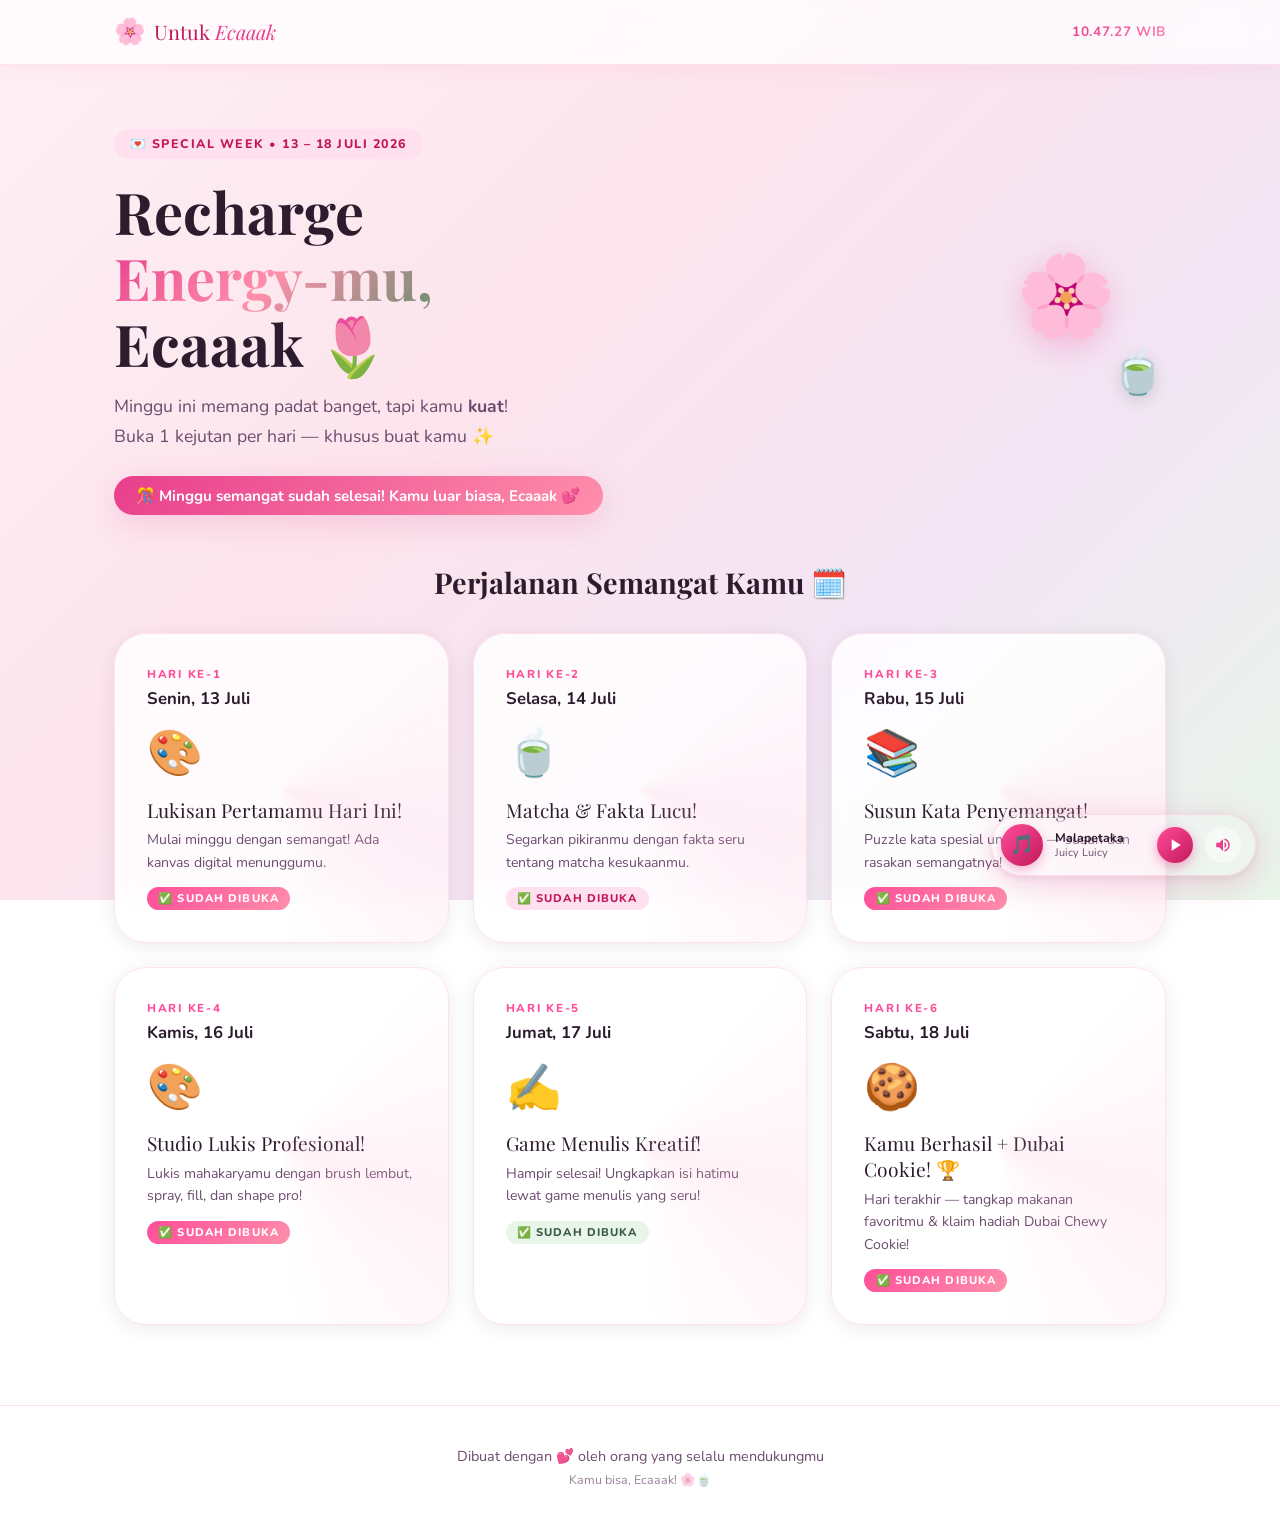
<file: index.html>
<!DOCTYPE html>
<html lang="id">
<head>
  <meta charset="UTF-8" />
  <meta name="viewport" content="width=device-width, initial-scale=1.0" />
  <title>Semangat Ecaaak 💕 — Energy Recharge Week</title>
  <meta name="description" content="Program semangat spesial untuk Ecaaak selama minggu rapat 13–18 Juli 2026" />
  <link rel="preconnect" href="https://fonts.googleapis.com" />
  <link rel="preconnect" href="https://fonts.gstatic.com" crossorigin />
  <link href="https://fonts.googleapis.com/css2?family=Playfair+Display:ital,wght@0,400;0,700;1,400&family=Nunito:wght@300;400;600;700;800&display=swap" rel="stylesheet" />
  <link rel="stylesheet" href="style.css" />
  <!-- YouTube IFrame API -->
  <script src="https://www.youtube.com/iframe_api"></script>
</head>
<body>

  <!-- Floating Petals Background -->
  <div class="petals-container" id="petalsContainer"></div>

  <!-- ======= BACKGROUND MUSIC PLAYER ======= -->
  <!-- Hidden YouTube Player -->
  <div id="ytPlayerWrapper" style="position:fixed;top:-9999px;left:-9999px;width:1px;height:1px;overflow:hidden;">
    <div id="ytPlayer"></div>
  </div>

  <!-- Floating Music Widget -->
  <div class="music-widget" id="musicWidget">
    <div class="music-widget-inner">
      <div class="music-album-art" id="musicAlbumArt">
        <span class="music-note-icon">🎵</span>
        <div class="music-equalizer" id="musicEqualizer">
          <span></span><span></span><span></span><span></span>
        </div>
      </div>
      <div class="music-info">
        <div class="music-title">Malapetaka</div>
        <div class="music-artist">Juicy Luicy</div>
      </div>
      <button class="music-play-btn" id="musicPlayBtn" title="Play/Pause">
        <svg id="playIcon" xmlns="http://www.w3.org/2000/svg" viewBox="0 0 24 24" fill="currentColor" width="20" height="20"><path d="M8 5v14l11-7z"/></svg>
        <svg id="pauseIcon" xmlns="http://www.w3.org/2000/svg" viewBox="0 0 24 24" fill="currentColor" width="20" height="20" style="display:none"><path d="M6 19h4V5H6v14zm8-14v14h4V5h-4z"/></svg>
      </button>
      <button class="music-vol-btn" id="musicVolBtn" title="Mute/Unmute">
        <svg id="volOnIcon" xmlns="http://www.w3.org/2000/svg" viewBox="0 0 24 24" fill="currentColor" width="18" height="18"><path d="M3 9v6h4l5 5V4L7 9H3zm13.5 3c0-1.77-1.02-3.29-2.5-4.03v8.05c1.48-.73 2.5-2.25 2.5-4.02zM14 3.23v2.06c2.89.86 5 3.54 5 6.71s-2.11 5.85-5 6.71v2.06c4.01-.91 7-4.49 7-8.77s-2.99-7.86-7-8.77z"/></svg>
        <svg id="volOffIcon" xmlns="http://www.w3.org/2000/svg" viewBox="0 0 24 24" fill="currentColor" width="18" height="18" style="display:none"><path d="M16.5 12c0-1.77-1.02-3.29-2.5-4.03v2.21l2.45 2.45c.03-.2.05-.41.05-.63zm2.5 0c0 .94-.2 1.82-.54 2.64l1.51 1.51C20.63 14.91 21 13.5 21 12c0-4.28-2.99-7.86-7-8.77v2.06c2.89.86 5 3.54 5 6.71zM4.27 3L3 4.27 7.73 9H3v6h4l5 5v-6.73l4.25 4.25c-.67.52-1.42.93-2.25 1.18v2.06c1.38-.31 2.63-.95 3.69-1.81L19.73 21 21 19.73l-9-9L4.27 3zM12 4L9.91 6.09 12 8.18V4z"/></svg>
      </button>
    </div>
  </div>

  <!-- ======= HEADER ======= -->
  <header class="main-header">
    <div class="header-inner">
      <div class="logo">
        <span class="lily-icon">🌸</span>
        <span class="logo-text">Untuk <em>Ecaaak</em></span>
      </div>
      <div class="wib-clock" id="wibClock">--:--:-- WIB</div>
    </div>
  </header>

  <!-- ======= HERO ======= -->
  <section class="hero">
    <div class="hero-content">
      <div class="hero-badge">💌 Special Week • 13 – 18 Juli 2026</div>
      <h1 class="hero-title">
        Recharge<br/><span class="gradient-text">Energy-mu,</span><br/> Ecaaak 🌷
      </h1>
      <p class="hero-sub">
        Minggu ini memang padat banget, tapi kamu <strong>kuat</strong>!<br/>
        Buka 1 kejutan per hari — khusus buat kamu ✨
      </p>
      <div class="today-badge" id="todayBadge"></div>
    </div>
    <div class="hero-art">
      <div class="lily-big">🌸</div>
      <div class="matcha-cup">🍵</div>
    </div>
  </section>

  <!-- ======= DAY CARDS GRID ======= -->
  <section class="cards-section">
    <h2 class="section-title">Perjalanan Semangat Kamu 🗓️</h2>
    <div class="cards-grid" id="cardsGrid"></div>
  </section>

  <!-- ======= DAY MODAL ======= -->
  <div class="modal-overlay" id="modalOverlay">
    <div class="modal-box" id="modalBox">
      <button class="modal-close" id="modalClose">✕</button>
      <div class="modal-body" id="modalBody"></div>
    </div>
  </div>

  <!-- ======= FOOTER ======= -->
  <footer class="main-footer">
    <p>Dibuat dengan 💕 oleh orang yang selalu mendukungmu</p>
    <p class="footer-small">Kamu bisa, Ecaaak! 🌸🍵</p>
  </footer>

  <script src="app.js"></script>
</body>
</html>
</file>
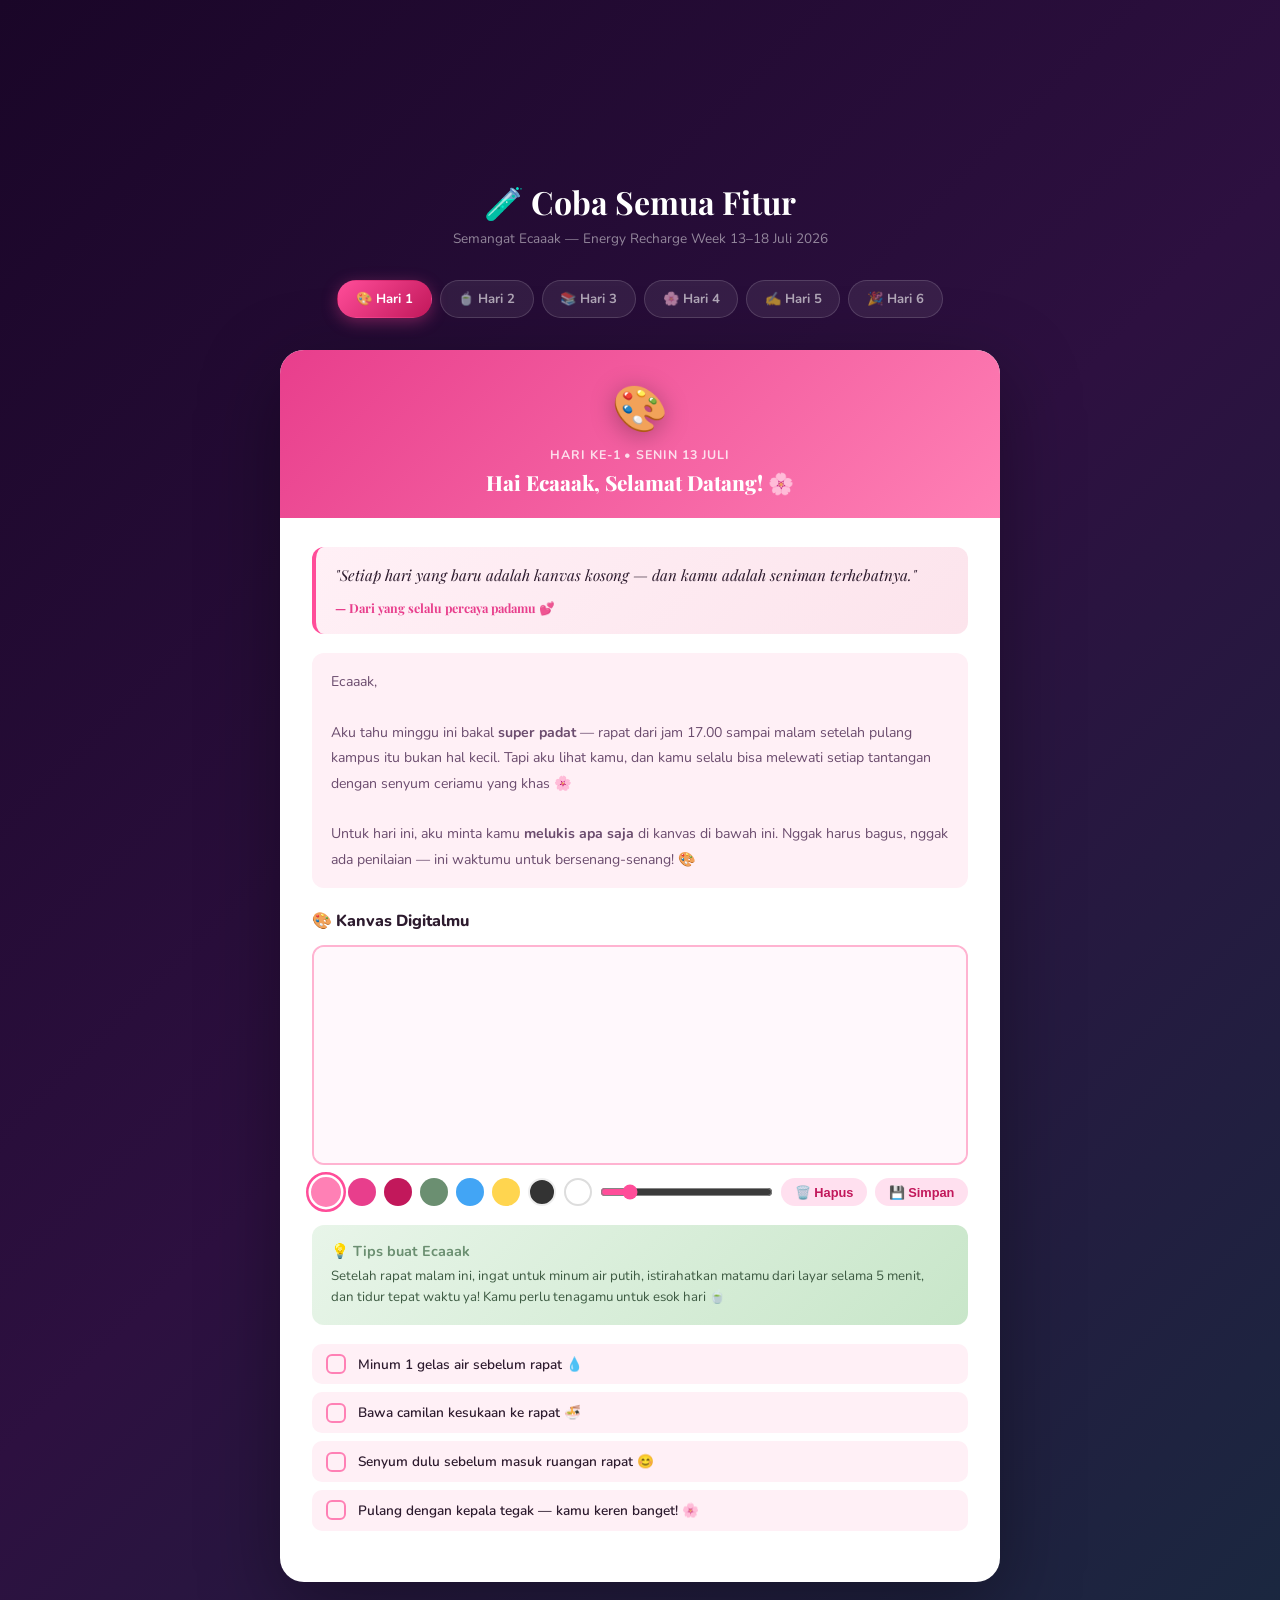
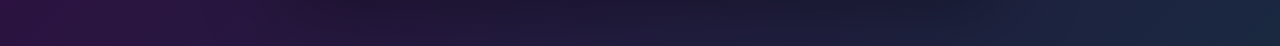
<file: preview-fitur.html>
<!DOCTYPE html>
<html lang="id">
<head>
  <meta charset="UTF-8" />
  <meta name="viewport" content="width=device-width, initial-scale=1.0" />
  <title>🧪 Test Semua Fitur — Energy Recharge Week</title>
  <link href="https://fonts.googleapis.com/css2?family=Playfair+Display:ital,wght@0,400;0,700;1,400&family=Nunito:wght@300;400;600;700;800&display=swap" rel="stylesheet" />
  <style>
    *, *::before, *::after { box-sizing: border-box; margin: 0; padding: 0; }

    :root {
      --pink-50:#fff0f6; --pink-100:#ffe0ef; --pink-200:#ffb3d1;
      --pink-300:#ff80b5; --pink-400:#ff4d99; --pink-500:#e83e8c; --pink-600:#c2185b;
      --matcha:#6b8f71; --matcha-light:#a8c5a2;
      --cream:#fff8f2; --white:#ffffff;
      --text-dark:#2d1b2e; --text-mid:#6b4c6e; --text-light:#b39dbd;
      --shadow-pink:0 8px 32px rgba(232,62,140,.18);
      --radius:16px;
    }

    body {
      font-family: 'Nunito', sans-serif;
      background: linear-gradient(135deg,#1a0628,#2d1040 50%,#1a2840);
      min-height: 100vh;
      padding: 1.5rem 1rem 4rem;
    }

    /* ── TOP BAR ── */
    .topbar {
      text-align: center;
      margin-bottom: 2rem;
    }
    .topbar h1 {
      font-family:'Playfair Display',serif;
      color:#fff;
      font-size: clamp(1.4rem,3vw,2rem);
      margin-bottom:.4rem;
    }
    .topbar p { color:rgba(255,255,255,.5); font-size:.85rem; }

    /* ── DAY TABS ── */
    .day-tabs {
      display: flex;
      gap: .5rem;
      flex-wrap: wrap;
      justify-content: center;
      margin-bottom: 2rem;
    }
    .day-tab {
      padding: .55rem 1.1rem;
      border-radius: 30px;
      border: 1.5px solid rgba(255,255,255,.15);
      background: rgba(255,255,255,.07);
      color: rgba(255,255,255,.6);
      font-family:'Nunito',sans-serif;
      font-weight: 700;
      font-size: .82rem;
      cursor: pointer;
      transition: all .2s;
    }
    .day-tab:hover { background:rgba(255,255,255,.15); color:#fff; }
    .day-tab.active {
      background: linear-gradient(135deg,var(--pink-400),var(--pink-600));
      border-color: transparent;
      color: #fff;
      box-shadow: 0 4px 16px rgba(232,62,140,.4);
    }

    /* ── CONTENT PANEL ── */
    .day-panel { display: none; }
    .day-panel.active { display: block; }

    .content-card {
      background: var(--white);
      border-radius: 24px;
      max-width: 720px;
      margin: 0 auto;
      overflow: hidden;
      box-shadow: 0 24px 80px rgba(0,0,0,.35);
    }

    /* Day header */
    .modal-day-header {
      padding: 1.8rem 2rem 1.4rem;
      text-align: center;
    }
    .d1-hdr { background: linear-gradient(135deg,#e83e8c,#ff80b5); }
    .d2-hdr { background: linear-gradient(135deg,#6b8f71,#a8c5a2); }
    .d3-hdr { background: linear-gradient(135deg,#7c3aed,#a78bfa); }
    .d4-hdr { background: linear-gradient(135deg,#db2777,#f472b6); }
    .d5-hdr { background: linear-gradient(135deg,#0891b2,#67e8f9); }
    .d6-hdr { background: linear-gradient(135deg,#d97706,#fcd34d); }

    .modal-day-emoji { font-size: 2.8rem; margin-bottom: .4rem; filter:drop-shadow(0 4px 12px rgba(0,0,0,.3)); }
    .modal-day-label { font-size: .78rem; font-weight: 700; color: rgba(255,255,255,.8); text-transform: uppercase; letter-spacing: .08em; }
    .modal-day-title { font-size: 1.3rem; font-weight: 800; color: #fff; margin-top: .3rem; font-family:'Playfair Display',serif; }

    /* Body area */
    .modal-body-inner { padding: 1.8rem 2rem; }

    /* Quote */
    .quote-card {
      background: linear-gradient(135deg,var(--pink-50),#fce4ec);
      border-left: 4px solid var(--pink-400);
      border-radius: 12px;
      padding: 1rem 1.2rem;
      font-family:'Playfair Display',serif;
      font-style: italic;
      color: var(--text-dark);
      font-size: .95rem;
      margin-bottom: 1.2rem;
      line-height: 1.7;
    }
    .quote-author { font-size: .78rem; color: var(--pink-500); font-style: normal; font-weight: 700; margin-top: .5rem; }

    /* Love letter */
    .love-letter {
      background: var(--pink-50);
      border-radius: 12px;
      padding: 1rem 1.2rem;
      font-size: .88rem;
      color: var(--text-mid);
      line-height: 1.8;
      margin-bottom: 1.4rem;
    }

    /* Section title */
    .game-title {
      font-size: 1rem;
      font-weight: 800;
      color: var(--text-dark);
      margin-bottom: .8rem;
    }

    /* ── CANVAS ── */
    canvas#drawCanvas, canvas#drawCanvas2 {
      width: 100%;
      height: 220px;
      border-radius: 12px;
      border: 2px solid var(--pink-200);
      display: block;
      cursor: crosshair;
      background: #fff8fc;
      touch-action: none;
    }
    .draw-controls {
      display: flex;
      align-items: center;
      gap: .5rem;
      flex-wrap: wrap;
      margin: .8rem 0 1.2rem;
    }
    .color-btn {
      width: 28px; height: 28px;
      border-radius: 50%;
      cursor: pointer;
      border: 2px solid transparent;
      transition: transform .15s;
    }
    .color-btn:hover, .color-btn.active { transform:scale(1.25); border-color:#fff; outline:2px solid var(--pink-400); }
    .size-slider { flex:1; min-width: 80px; accent-color: var(--pink-400); }
    .draw-btn {
      padding: .38rem .85rem;
      border-radius: 20px;
      border: none;
      background: var(--pink-100);
      color: var(--pink-600);
      font-weight: 700;
      font-size: .8rem;
      cursor: pointer;
      transition: background .15s;
    }
    .draw-btn:hover { background: var(--pink-200); }

    /* Tip box */
    .tip-box {
      background: linear-gradient(135deg,#e8f5e9,#c8e6c9);
      border-radius: 12px;
      padding: 1rem 1.2rem;
      margin-bottom: 1.2rem;
    }
    .tip-box h4 { font-size: .9rem; color: var(--matcha); margin-bottom: .3rem; }
    .tip-box p { font-size: .83rem; color: #3d5a42; line-height: 1.6; }

    /* ── FACT GRID ── */
    .fact-grid {
      display: grid;
      grid-template-columns: 1fr 1fr;
      gap: .8rem;
      margin-bottom: 1.4rem;
    }
    .fact-card {
      background: var(--pink-50);
      border-radius: 12px;
      padding: 1rem;
      border: 1.5px solid var(--pink-100);
    }
    .fact-icon { font-size: 1.6rem; margin-bottom: .3rem; }
    .fact-card h4 { font-size: .85rem; color: var(--text-dark); margin-bottom: .25rem; }
    .fact-card p { font-size: .78rem; color: var(--text-mid); line-height: 1.5; }

    /* ── QUIZ ── */
    .quiz-box {
      background: var(--pink-50);
      border-radius: 16px;
      padding: 1.2rem;
      margin-bottom: 1.4rem;
      border: 1.5px solid var(--pink-100);
    }
    .quiz-question { font-weight: 700; color: var(--text-dark); margin-bottom: .8rem; font-size: .9rem; }
    .quiz-opt {
      display: block;
      width: 100%;
      text-align: left;
      background: #fff;
      border: 2px solid var(--pink-200);
      border-radius: 10px;
      padding: .6rem .9rem;
      margin-bottom: .4rem;
      font-family:'Nunito',sans-serif;
      font-size: .84rem;
      cursor: pointer;
      transition: all .15s;
    }
    .quiz-opt:hover { border-color: var(--pink-400); background: var(--pink-50); }
    .quiz-opt.correct { background: #d1fae5; border-color: #6ee7b7; }
    .quiz-opt.wrong { background: #fee2e2; border-color: #fca5a5; }
    .quiz-result { font-weight: 800; color: var(--pink-600); margin-top: .8rem; font-size: .9rem; }
    .quiz-nav { display:flex; gap:.5rem; margin-top:.8rem; flex-wrap:wrap; }
    .quiz-nav button {
      padding: .4rem .9rem;
      border-radius: 20px;
      border: none;
      background: linear-gradient(135deg,var(--pink-400),var(--pink-600));
      color: #fff;
      font-family:'Nunito',sans-serif;
      font-weight: 700;
      font-size: .8rem;
      cursor: pointer;
    }

    /* ── WORD PUZZLE ── */
    .puzzle-wrap { margin-bottom: 1.4rem; }
    .puzzle-sentence {
      min-height: 52px;
      background: #fff;
      border: 2px dashed var(--pink-300);
      border-radius: 12px;
      padding: .8rem;
      display: flex;
      flex-wrap: wrap;
      gap: .4rem;
      align-items: center;
      margin-bottom: .8rem;
      cursor: pointer;
    }
    .puzzle-word-bank {
      display: flex;
      flex-wrap: wrap;
      gap: .4rem;
      margin-bottom: .8rem;
    }
    .puzzle-word {
      background: linear-gradient(135deg,var(--pink-400),var(--pink-600));
      color: #fff;
      padding: .35rem .8rem;
      border-radius: 20px;
      font-weight: 700;
      font-size: .84rem;
      cursor: pointer;
      transition: transform .15s;
      user-select: none;
    }
    .puzzle-word:hover { transform: scale(1.06); }
    .puzzle-word.placed {
      background: var(--pink-100);
      color: var(--pink-600);
    }
    .puzzle-check-btn {
      padding: .5rem 1.2rem;
      border-radius: 20px;
      border: none;
      background: linear-gradient(135deg,var(--matcha),#3d5a42);
      color: #fff;
      font-family:'Nunito',sans-serif;
      font-weight: 800;
      font-size: .85rem;
      cursor: pointer;
    }
    .puzzle-result { font-weight: 800; margin-top: .6rem; font-size: .9rem; }

    /* ── GARDEN ── */
    .garden-wrap {
      width: 100%;
      height: 220px;
      background: linear-gradient(180deg,#e8f5e9 0%,#c8e6c9 100%);
      border-radius: 16px;
      border: 2px solid #a5d6a7;
      position: relative;
      overflow: hidden;
      cursor: pointer;
      margin-bottom: .8rem;
    }
    .garden-hint {
      position: absolute;
      top: 50%;
      left: 50%;
      transform: translate(-50%,-50%);
      color: var(--matcha);
      font-weight: 700;
      font-size: .88rem;
      pointer-events: none;
      text-align: center;
    }
    .garden-flower {
      position: absolute;
      font-size: 1.8rem;
      transform: translateY(20px);
      opacity: 0;
      animation: bloomIn .5s forwards;
      pointer-events: none;
      user-select: none;
    }
    @keyframes bloomIn {
      to { transform: translateY(0); opacity: 1; }
    }

    /* ── BREATHING ── */
    .breath-container {
      display: flex;
      flex-direction: column;
      align-items: center;
      gap: 1rem;
      margin-bottom: 1.4rem;
    }
    .breath-circle {
      width: 150px;
      height: 150px;
      border-radius: 50%;
      background: linear-gradient(135deg,var(--pink-300),var(--pink-500));
      display: flex;
      align-items: center;
      justify-content: center;
      font-size: 1rem;
      font-weight: 800;
      color: #fff;
      cursor: pointer;
      transition: transform .5s ease, box-shadow .5s ease;
      box-shadow: 0 8px 32px rgba(232,62,140,.3);
    }
    .breath-circle.expand {
      transform: scale(1.45);
      box-shadow: 0 16px 60px rgba(232,62,140,.45);
    }
    .breath-circle.hold {
      transform: scale(1.45);
      box-shadow: 0 16px 60px rgba(107,143,113,.5);
      background: linear-gradient(135deg,var(--matcha),#3d5a42);
    }
    .breath-circle.shrink { transform: scale(.75); }
    .breath-label {
      font-size: .88rem;
      color: var(--text-mid);
      font-weight: 600;
      text-align: center;
    }
    .breath-btn {
      padding: .6rem 1.4rem;
      border-radius: 24px;
      border: none;
      background: linear-gradient(135deg,var(--pink-400),var(--pink-600));
      color: #fff;
      font-family:'Nunito',sans-serif;
      font-weight: 800;
      font-size: .9rem;
      cursor: pointer;
      box-shadow: 0 4px 16px rgba(232,62,140,.4);
      transition: transform .15s;
    }
    .breath-btn:hover { transform: scale(1.04); }

    /* Progress bar */
    .progress-bar-wrap {
      width: 100%;
      height: 14px;
      background: var(--pink-100);
      border-radius: 10px;
      overflow: hidden;
      margin-bottom: .5rem;
    }
    .progress-bar-fill {
      height: 100%;
      background: linear-gradient(90deg,var(--pink-300),var(--pink-500));
      border-radius: 10px;
      transition: width 1s ease;
    }

    /* ── CATCH GAME ── */
    .catch-game-wrap {
      position: relative;
      width: 100%;
      height: 280px;
      background: linear-gradient(180deg,#fce4ec,#f8bbd0);
      border-radius: 16px;
      border: 2px solid var(--pink-200);
      overflow: hidden;
      margin-bottom: .5rem;
    }
    .catch-score, .catch-timer {
      position: absolute;
      top: .7rem;
      font-size: .82rem;
      font-weight: 800;
      color: var(--pink-600);
      background: rgba(255,255,255,.7);
      padding: .25rem .7rem;
      border-radius: 20px;
    }
    .catch-score { left: .7rem; }
    .catch-timer { right: .7rem; }
    .catch-start-btn {
      position: absolute;
      top: 50%; left: 50%;
      transform: translate(-50%,-50%);
      padding: .7rem 1.6rem;
      border-radius: 24px;
      border: none;
      background: linear-gradient(135deg,var(--pink-400),var(--pink-600));
      color: #fff;
      font-family:'Nunito',sans-serif;
      font-weight: 800;
      font-size: 1rem;
      cursor: pointer;
      box-shadow: 0 6px 20px rgba(232,62,140,.4);
    }
    .falling-item {
      position: absolute;
      font-size: 2rem;
      top: -40px;
      animation: fall linear forwards;
      cursor: pointer;
      user-select: none;
      transition: transform .1s, opacity .1s;
    }
    @keyframes fall {
      to { top: 105%; }
    }
    .catch-end-msg {
      position: absolute;
      top: 50%; left: 50%;
      transform: translate(-50%,-50%);
      text-align: center;
      display: none;
    }

    /* ── CELEBRATION ── */
    .celebration-wrap {
      text-align: center;
      padding: 1.5rem;
      background: linear-gradient(135deg,#fff8e1,#fce4ec);
      border-radius: 16px;
      margin-bottom: 1.4rem;
    }
    .celebration-emoji { font-size: 2.2rem; margin-bottom: .5rem; }
    .celebration-text { font-size: 1.4rem; font-weight: 900; color: var(--pink-600); font-family:'Playfair Display',serif; }
    .celebration-sub { font-size: .85rem; color: var(--text-mid); margin-top: .5rem; line-height: 1.6; }

    /* ── CHECKLIST ── */
    .checklist { list-style: none; margin-bottom: 1.4rem; display:flex; flex-direction:column; gap:.5rem; }
    .checklist li {
      display: flex;
      align-items: center;
      gap: .7rem;
      background: var(--pink-50);
      border-radius: 10px;
      padding: .65rem .9rem;
      cursor: pointer;
      transition: background .15s;
    }
    .checklist li:hover { background: var(--pink-100); }
    .checklist li.done { opacity: .6; }
    .check-box {
      width: 20px; height: 20px;
      border-radius: 6px;
      border: 2px solid var(--pink-300);
      flex-shrink: 0;
      display:flex; align-items:center; justify-content:center;
      font-size: .75rem; color: #fff;
      transition: background .2s, border-color .2s;
    }
    .checklist li.done .check-box {
      background: var(--pink-400);
      border-color: var(--pink-400);
    }
    .checklist li.done .check-box::after { content:'✓'; }
    .checklist li span { font-size: .85rem; color: var(--text-dark); font-weight: 600; }

    /* ── BOOK RECS ── */
    .book-card {
      background: var(--pink-50);
      border-radius: 12px;
      padding: .9rem 1rem;
      border: 1.5px solid var(--pink-100);
      display: flex;
      gap: .8rem;
      align-items: flex-start;
      margin-bottom: .6rem;
    }
    .book-card-emoji { font-size: 2rem; flex-shrink:0; }
    .book-title { font-weight: 800; color: var(--text-dark); font-size: .9rem; }
    .book-author { font-size: .78rem; color: var(--pink-400); font-weight: 700; margin-bottom: .15rem; }
    .book-desc { font-size: .8rem; color: var(--text-mid); line-height: 1.5; }

    /* Stats grid */
    .stats-grid {
      display: grid;
      grid-template-columns: 1fr 1fr;
      gap: .8rem;
      margin-bottom: 1.4rem;
    }
    .stat-card {
      background: var(--pink-50);
      border-radius: 12px;
      padding: 1rem;
      text-align: center;
      border: 1.5px solid var(--pink-100);
    }
    .stat-icon { font-size: 1.8rem; margin-bottom: .2rem; }
    .stat-val { font-weight: 800; color: var(--text-dark); font-size: 1rem; }
    .stat-sub { font-size: .72rem; color: var(--text-mid); }

    /* ── PRO PAINTING STUDIO (DAY 4) ── */
    .pro-studio-wrap {
      background: var(--white);
      border-radius: var(--radius);
      border: 2px solid var(--pink-200);
      overflow: hidden;
      box-shadow: 0 4px 20px rgba(232,62,140,.12);
      margin-bottom: 1rem;
    }
    .studio-toolbar {
      background: linear-gradient(135deg, #2d1040, #1a2840);
      padding: .8rem 1rem;
      display: flex;
      gap: 1rem;
      flex-wrap: wrap;
      align-items: center;
    }
    .toolbar-group {
      display: flex;
      flex-direction: column;
      gap: .4rem;
    }
    .tool-label {
      font-size: .68rem;
      font-weight: 800;
      color: rgba(255,255,255,.6);
      text-transform: uppercase;
      letter-spacing: .06em;
    }
    .studio-tools {
      display: flex;
      gap: .3rem;
      flex-wrap: wrap;
    }
    .tool-btn {
      width: 36px;
      height: 36px;
      border-radius: 10px;
      border: 2px solid rgba(255,255,255,.15);
      background: rgba(255,255,255,.08);
      color: #fff;
      font-size: 1rem;
      cursor: pointer;
      transition: all .15s;
      display: flex;
      align-items: center;
      justify-content: center;
    }
    .tool-btn:hover {
      background: rgba(255,255,255,.2);
      border-color: rgba(255,255,255,.4);
      transform: scale(1.1);
    }
    .tool-btn.active {
      background: linear-gradient(135deg, var(--pink-400), var(--pink-600));
      border-color: var(--pink-300);
      box-shadow: 0 0 12px rgba(232,62,140,.5);
    }
    .studio-colors {
      display: flex;
      gap: .35rem;
      flex-wrap: wrap;
      align-items: center;
    }
    .color-swatch {
      width: 26px;
      height: 26px;
      border-radius: 50%;
      cursor: pointer;
      border: 2px solid transparent;
      transition: transform .15s, border-color .15s;
      flex-shrink: 0;
    }
    .color-swatch:hover, .color-swatch.active {
      transform: scale(1.25);
      border-color: #fff;
      outline: 2px solid var(--pink-300);
    }
    .size-display {
      font-size: .72rem;
      color: rgba(255,255,255,.6);
      font-weight: 700;
      min-width: 32px;
    }
    .studio-canvas-wrap {
      position: relative;
      width: 100%;
      background: #fff8fc;
    }
    .studio-canvas-wrap canvas {
      display: block;
      width: 100%;
      height: 340px;
      touch-action: none;
    }
    .studio-canvas-wrap canvas#previewCanvasPro {
      position: absolute;
      top: 0;
      left: 0;
      pointer-events: none;
    }
    .studio-actions {
      display: flex;
      gap: .5rem;
      flex-wrap: wrap;
      padding: .7rem 1rem;
      background: var(--pink-50);
      border-top: 1px solid var(--pink-100);
    }
    .studio-status {
      padding: .4rem 1rem;
      background: rgba(44, 27, 62, .05);
      font-size: .78rem;
      color: var(--text-mid);
      font-weight: 600;
      border-top: 1px solid var(--pink-100);
    }

    /* ── WRITING GAME (DAY 5) ── */
    .category-btn {
      padding: .4rem .9rem;
      border-radius: 20px;
      border: 2px solid var(--pink-200);
      background: #fff;
      color: var(--text-mid);
      font-family: 'Nunito', sans-serif;
      font-weight: 700;
      font-size: .8rem;
      cursor: pointer;
      transition: all .2s;
    }
    .category-btn:hover {
      border-color: var(--pink-400);
      color: var(--pink-500);
      transform: translateY(-2px);
    }
    .category-btn.active {
      background: linear-gradient(135deg, var(--pink-400), var(--pink-600));
      border-color: transparent;
      color: #fff;
      box-shadow: 0 4px 12px rgba(232,62,140,.4);
    }
    .challenge-done {
      background: linear-gradient(135deg, #e8f5e9, #c8e6c9) !important;
      border-color: #a5d6a7 !important;
    }
    .challenge-done .challenge-status {
      color: var(--matcha) !important;
      font-weight: 800;
    }

    /* ── INTERACTIVE COOKIE STEP GAME ── */
    .cookie-step-item {
      display: flex;
      align-items: center;
      gap: .6rem;
      background: rgba(255, 255, 255, 0.08);
      border: 1px solid rgba(252, 211, 77, 0.25);
      border-radius: 8px;
      padding: .5rem .7rem;
      cursor: pointer;
      transition: all .2s;
      user-select: none;
    }
    .cookie-step-item:hover {
      background: rgba(255, 255, 255, 0.15);
      border-color: rgba(252, 211, 77, 0.5);
    }
    .cookie-step-number {
      width: 20px;
      height: 20px;
      border-radius: 50%;
      background: rgba(252, 211, 77, 0.2);
      color: #fcd34d;
      font-size: .75rem;
      font-weight: 800;
      display: flex;
      align-items: center;
      justify-content: center;
    }
    .cookie-step-text {
      font-size: .8rem;
      color: rgba(255, 255, 255, 0.9);
    }

    @media (max-width: 520px) {
      .modal-body-inner { padding: 1.2rem 1rem; }
      .fact-grid { grid-template-columns: 1fr; }
      .stats-grid { grid-template-columns: 1fr; }
      .studio-toolbar { gap: .6rem; }
      .cookie-details-grid, .recipe-grid { grid-template-columns: 1fr; }
      .category-grid { gap: .4rem; }
      .studio-canvas-wrap canvas { height: 250px; }
    }
  </style>
</head>
<body>

<canvas id="confettiCanvas"></canvas>

<div class="topbar">
  <h1>🧪 Coba Semua Fitur</h1>
  <p>Semangat Ecaaak — Energy Recharge Week 13–18 Juli 2026</p>
</div>

<!-- DAY TABS -->
<div class="day-tabs">
  <button class="day-tab active" onclick="switchDay(1)">🎨 Hari 1</button>
  <button class="day-tab" onclick="switchDay(2)">🍵 Hari 2</button>
  <button class="day-tab" onclick="switchDay(3)">📚 Hari 3</button>
  <button class="day-tab" onclick="switchDay(4)">🌸 Hari 4</button>
  <button class="day-tab" onclick="switchDay(5)">✍️ Hari 5</button>
  <button class="day-tab" onclick="switchDay(6)">🎉 Hari 6</button>
</div>

<!-- ═══════════════ DAY 1 ═══════════════ -->
<div class="day-panel active" id="panel-1">
  <div class="content-card">
    <div class="modal-day-header d1-hdr">
      <div class="modal-day-emoji">🎨</div>
      <div class="modal-day-label">Hari ke-1 • Senin 13 Juli</div>
      <div class="modal-day-title">Hai Ecaaak, Selamat Datang! 🌸</div>
    </div>
    <div class="modal-body-inner">
      <div class="quote-card">
        "Setiap hari yang baru adalah kanvas kosong — dan kamu adalah seniman terhebatnya."
        <div class="quote-author">— Dari yang selalu percaya padamu 💕</div>
      </div>
      <div class="love-letter">
        Ecaaak,<br/><br/>
        Aku tahu minggu ini bakal <strong>super padat</strong> — rapat dari jam 17.00 sampai malam setelah pulang kampus itu bukan hal kecil. Tapi aku lihat kamu, dan kamu selalu bisa melewati setiap tantangan dengan senyum ceriamu yang khas 🌸<br/><br/>
        Untuk hari ini, aku minta kamu <strong>melukis apa saja</strong> di kanvas di bawah ini. Nggak harus bagus, nggak ada penilaian — ini waktumu untuk bersenang-senang! 🎨
      </div>

      <div class="game-title">🎨 Kanvas Digitalmu</div>
      <canvas id="drawCanvas" width="600" height="220"></canvas>
      <div class="draw-controls">
        <div class="color-btn active" style="background:#ff80b5" data-color="#ff80b5" data-canvas="drawCanvas"></div>
        <div class="color-btn" style="background:#e83e8c" data-color="#e83e8c" data-canvas="drawCanvas"></div>
        <div class="color-btn" style="background:#c2185b" data-color="#c2185b" data-canvas="drawCanvas"></div>
        <div class="color-btn" style="background:#6b8f71" data-color="#6b8f71" data-canvas="drawCanvas"></div>
        <div class="color-btn" style="background:#42a5f5" data-color="#42a5f5" data-canvas="drawCanvas"></div>
        <div class="color-btn" style="background:#ffd54f" data-color="#ffd54f" data-canvas="drawCanvas"></div>
        <div class="color-btn" style="background:#333;border:2px solid #eee" data-color="#333" data-canvas="drawCanvas"></div>
        <div class="color-btn" style="background:#fff;border:2px solid #ddd" data-color="#ffffff" data-canvas="drawCanvas"></div>
        <input type="range" class="size-slider" id="brushSize1" min="2" max="30" value="6" />
        <button class="draw-btn" onclick="clearCanvas('drawCanvas','brushSize1')">🗑️ Hapus</button>
        <button class="draw-btn" onclick="saveCanvas('drawCanvas')">💾 Simpan</button>
      </div>

      <div class="tip-box">
        <h4>💡 Tips buat Ecaaak</h4>
        <p>Setelah rapat malam ini, ingat untuk minum air putih, istirahatkan matamu dari layar selama 5 menit, dan tidur tepat waktu ya! Kamu perlu tenagamu untuk esok hari 🍵</p>
      </div>

      <ul class="checklist" id="cl1">
        <li onclick="toggleCheck(this)"><div class="check-box"></div><span>Minum 1 gelas air sebelum rapat 💧</span></li>
        <li onclick="toggleCheck(this)"><div class="check-box"></div><span>Bawa camilan kesukaan ke rapat 🍜</span></li>
        <li onclick="toggleCheck(this)"><div class="check-box"></div><span>Senyum dulu sebelum masuk ruangan rapat 😊</span></li>
        <li onclick="toggleCheck(this)"><div class="check-box"></div><span>Pulang dengan kepala tegak — kamu keren banget! 🌸</span></li>
      </ul>
    </div>
  </div>
</div>

<!-- ═══════════════ DAY 2 ═══════════════ -->
<div class="day-panel" id="panel-2">
  <div class="content-card">
    <div class="modal-day-header d2-hdr">
      <div class="modal-day-emoji">🍵</div>
      <div class="modal-day-label">Hari ke-2 • Selasa 14 Juli</div>
      <div class="modal-day-title">Fakta Matcha &amp; Kuis Seru! 🌿</div>
    </div>
    <div class="modal-body-inner">
      <div class="quote-card">
        "Kamu seperti matcha — kadang terasa pahit saat berjuang, tapi hasilnya selalu luar biasa."
        <div class="quote-author">— Untukmu, Ecaaak 💕</div>
      </div>
      <div class="love-letter">
        Ecaaak,<br/><br/>
        Hari kedua dan kamu masih berdiri kuat! 🎉 Sambil istirahat sebentar, aku minta kamu main kuis <strong>matcha</strong> dulu — siapa tahu kamu jadi master matcha setelah ini! Dan ingat, secangkir matcha hangat itu combo sempurna untuk recharge energimu 🍵📚
      </div>

      <div class="fact-grid">
        <div class="fact-card"><div class="fact-icon">🌿</div><h4>Antioksidan Tinggi</h4><p>Matcha punya 137x lebih banyak antioksidan dibanding teh hijau biasa!</p></div>
        <div class="fact-card"><div class="fact-icon">🧠</div><h4>Bikin Fokus</h4><p>L-theanine dalam matcha meningkatkan fokus dan ketenangan tanpa membuat gelisah.</p></div>
        <div class="fact-card"><div class="fact-icon">🌱</div><h4>Warna Hijau Alami</h4><p>Warna hijau terangnya berasal dari klorofil yang diproduksi saat daun diteduhkan.</p></div>
        <div class="fact-card"><div class="fact-icon">🇯🇵</div><h4>Ritual 900 Tahun</h4><p>Tradisi minum matcha dalam upacara teh Jepang sudah ada sejak abad ke-12!</p></div>
      </div>

      <div class="quiz-box">
        <div class="game-title">🎯 Kuis Matcha — Jawab yuk!</div>
        <div id="quizContent2"></div>
        <div class="quiz-result" id="quizResult2"></div>
        <div class="quiz-nav">
          <button onclick="prevQuestion()">← Sebelumnya</button>
          <button onclick="nextQuestion()">Selanjutnya →</button>
          <button onclick="resetQuiz()">🔄 Ulangi</button>
        </div>
      </div>

      <div class="tip-box">
        <h4>🍵 Resep Matcha Latte untuk Ecaaak</h4>
        <p>Campurkan 1 sdt bubuk matcha + 2 sdm air panas, aduk rata. Tambahkan 200ml susu oat hangat, sedikit madu. Nikmati saat istirahat rapat! 🌿✨</p>
      </div>

      <ul class="checklist">
        <li onclick="toggleCheck(this)"><div class="check-box"></div><span>Minum segelas matcha atau teh hangat hari ini 🍵</span></li>
        <li onclick="toggleCheck(this)"><div class="check-box"></div><span>Ambil 10 napas dalam sebelum rapat dimulai 🌬️</span></li>
        <li onclick="toggleCheck(this)"><div class="check-box"></div><span>Kirim pesan ke orang yang kamu sayangi 💌</span></li>
        <li onclick="toggleCheck(this)"><div class="check-box"></div><span>Bangga dengan dirimu sendiri hari ini 🌟</span></li>
      </ul>
    </div>
  </div>
</div>

<!-- ═══════════════ DAY 3 ═══════════════ -->
<div class="day-panel" id="panel-3">
  <div class="content-card">
    <div class="modal-day-header d3-hdr">
      <div class="modal-day-emoji">📚</div>
      <div class="modal-day-label">Hari ke-3 • Rabu 15 Juli</div>
      <div class="modal-day-title">Midweek! Susun Kata Semangatmu 📖</div>
    </div>
    <div class="modal-body-inner">
      <div class="quote-card">
        "Di tengah perjalanan yang panjang, ingatlah mengapa kamu mulai — dan itu sudah cukup untuk terus maju."
        <div class="quote-author">— Untuk Ecaaak yang pantang menyerah 🌸</div>
      </div>
      <div class="love-letter">
        Ecaaak,<br/><br/>
        Hari ketiga — <strong>kamu sudah sampai tengah perjalanan!</strong> Itu bukan hal kecil loh. Kayak buku yang kamu lagi baca, rasa penasarannya makin besar di tengah cerita kan? Begitu juga minggu ini — makin ke sini, makin dekat ke akhir yang indah 📚🌸<br/><br/>
        Main puzzle kata bareng aku yuk! Susun kata-kata ini jadi kalimat penyemangat spesial buat kamu 🧩
      </div>

      <div class="game-title">🧩 Puzzle Kata — Susun jadi kalimat!</div>
      <div class="puzzle-wrap">
        <div style="margin-bottom:.5rem;font-size:.82rem;color:var(--text-mid);">Klik kata-kata di bawah untuk menyusunnya:</div>
        <div class="puzzle-sentence" id="puzzleSentence3" onclick="removePuzzleWord(event)">
          <span style="color:var(--text-light);font-size:.85rem;">Kalimatmu akan muncul di sini...</span>
        </div>
        <div class="puzzle-word-bank" id="puzzleBank3"></div>
        <div style="display:flex;gap:.6rem;flex-wrap:wrap;">
          <button class="puzzle-check-btn" onclick="checkPuzzle()">✓ Cek Jawabanku</button>
          <button class="draw-btn" onclick="resetPuzzle()">🔄 Ulangi</button>
        </div>
        <div class="puzzle-result" id="puzzleResult3"></div>
      </div>

      <div class="game-title">📚 Rekomendasi Buku untuk Ecaaak</div>
      <div class="book-card">
        <div class="book-card-emoji">🌸</div>
        <div><div class="book-title">The Alchemist</div><div class="book-author">Paulo Coelho</div><div class="book-desc">Tentang keberanian mengejar mimpi — cocok banget buat kamu yang ceria dan penuh semangat!</div></div>
      </div>
      <div class="book-card">
        <div class="book-card-emoji">🎨</div>
        <div><div class="book-title">Big Magic</div><div class="book-author">Elizabeth Gilbert</div><div class="book-desc">Tentang kreativitas dan seni — untuk jiwa seniman dalam dirimu yang bebas berekspresi.</div></div>
      </div>
      <div class="book-card">
        <div class="book-card-emoji">🍵</div>
        <div><div class="book-title">When Breath Becomes Air</div><div class="book-author">Paul Kalanithi</div><div class="book-desc">Tentang makna hidup dan momen berharga — untuk direnungkan sambil minum matcha.</div></div>
      </div>

      <ul class="checklist" style="margin-top:1.2rem;">
        <li onclick="toggleCheck(this)"><div class="check-box"></div><span>Baca minimal 5 halaman buku hari ini 📖</span></li>
        <li onclick="toggleCheck(this)"><div class="check-box"></div><span>Tulis 1 hal yang kamu syukuri hari ini 🙏</span></li>
        <li onclick="toggleCheck(this)"><div class="check-box"></div><span>Berikan dirimu pujian setelah rapat selesai 🌟</span></li>
      </ul>
    </div>
  </div>
</div>

<!-- ═══════════════ DAY 4 ═══════════════ -->
<div class="day-panel" id="panel-4">
  <div class="content-card">
    <div class="modal-day-header d4-hdr">
      <div class="modal-day-emoji">🎨</div>
      <div class="modal-day-label">Hari ke-4 • Kamis 16 Juli</div>
      <div class="modal-day-title">Studio Lukis Profesionalmu! 🖌️</div>
    </div>
    <div class="modal-body-inner">
      <div class="quote-card">
        "Seni adalah jiwa yang berbicara tanpa kata — dan lukisanmu, Ecaaak, selalu bicara tentang keindahan."
        <div class="quote-author">— Selalu kagum melihatmu, Ecaaak 🌸</div>
      </div>
      <div class="love-letter">
        Ecaaak,<br/><br/>
        Hari keempat! Kamu <strong>luar biasa sekali</strong> 🎉 Empat hari dengan rapat panjang, tapi kamu masih berdiri tegak. Aku bangga banget sama kamu 💕<br/><br/>
        Karena kamu suka melukis, hari ini aku buatkan <strong>studio lukis digital lengkap</strong> khusus buat kamu! Ada brush profesional, pensil, spray, fill tool, shapes, undo, opacity dan masih banyak lagi. Ekspresikan dirimu bebas! 🎨🖌️
      </div>

      <!-- Pro Studio -->
      <div class="pro-studio-wrap" id="proStudioWrap">
        <!-- Toolbar -->
        <div class="studio-toolbar" id="studioToolbar">
          <div class="toolbar-group">
            <div class="tool-label">🖌️ Tool</div>
            <div class="studio-tools">
              <button class="tool-btn active" data-tool="pen" title="Pen">✏️</button>
              <button class="tool-btn" data-tool="brush" title="Brush Lembut">🖌️</button>
              <button class="tool-btn" data-tool="spray" title="Spray">🎨</button>
              <button class="tool-btn" data-tool="eraser" title="Eraser">🗑️</button>
              <button class="tool-btn" data-tool="line" title="Garis Lurus">📏</button>
              <button class="tool-btn" data-tool="rect" title="Persegi">⬜</button>
              <button class="tool-btn" data-tool="circle" title="Lingkaran">⭕</button>
              <button class="tool-btn" data-tool="fill" title="Fill Warna">🪣</button>
            </div>
          </div>
          <div class="toolbar-group">
            <div class="tool-label">🎨 Warna</div>
            <div class="studio-colors" id="studioColors">
              <div class="color-swatch active" style="background:#ff80b5" data-color="#ff80b5"></div>
              <div class="color-swatch" style="background:#e83e8c" data-color="#e83e8c"></div>
              <div class="color-swatch" style="background:#c2185b" data-color="#c2185b"></div>
              <div class="color-swatch" style="background:#ff5722" data-color="#ff5722"></div>
              <div class="color-swatch" style="background:#ffd54f" data-color="#ffd54f"></div>
              <div class="color-swatch" style="background:#6b8f71" data-color="#6b8f71"></div>
              <div class="color-swatch" style="background:#42a5f5" data-color="#42a5f5"></div>
              <div class="color-swatch" style="background:#9c27b0" data-color="#9c27b0"></div>
              <div class="color-swatch" style="background:#333333" data-color="#333333"></div>
              <div class="color-swatch" style="background:#ffffff;border:2px solid #ccc" data-color="#ffffff"></div>
              <input type="color" id="customColorPicker" value="#ff80b5" title="Pilih warna custom" style="width:28px;height:28px;border:none;border-radius:50%;cursor:pointer;padding:0;" />
            </div>
          </div>
          <div class="toolbar-group">
            <div class="tool-label">📏 Ukuran: <span id="sizeDisplay">8px</span></div>
            <input type="range" class="size-slider" id="studioSize" min="1" max="60" value="8" />
          </div>
          <div class="toolbar-group">
            <div class="tool-label">💧 Opacity: <span id="opacityDisplay">100%</span></div>
            <input type="range" class="size-slider" id="studioOpacity" min="10" max="100" value="100" />
          </div>
        </div>

        <!-- Canvas Area -->
        <div class="studio-canvas-wrap">
          <canvas id="drawCanvasPro" width="600" height="360"></canvas>
          <canvas id="previewCanvasPro" width="600" height="360"></canvas>
        </div>

        <!-- Bottom Actions -->
        <div class="studio-actions">
          <button class="draw-btn" id="undoBtn">↩️ Undo</button>
          <button class="draw-btn" id="clearCanvas">🗑️ Hapus Semua</button>
          <button class="draw-btn" id="fillBg">🌈 Warna Latar</button>
          <button class="draw-btn" id="saveCanvas" style="background:linear-gradient(135deg,var(--pink-400),var(--pink-600));color:#fff;">💾 Simpan Lukisan</button>
        </div>

        <!-- Status Bar -->
        <div class="studio-status" id="studioStatus">✏️ Pen — Klik dan seret untuk melukis!</div>
      </div>

      <div class="tip-box" style="background:linear-gradient(135deg,#fce4ec,#f8bbd0);margin-top:1rem;">
        <h4>🎨 Tips Pro untuk Ecaaak</h4>
        <p>✨ <strong>Pen</strong>: garis tegas presisi | 🖌️ <strong>Brush</strong>: sapuan lembut | 🎨 <strong>Spray</strong>: efek kabut artistik | 🪣 <strong>Fill</strong>: isi area warna | ⬜⭕ <strong>Shape</strong>: bentuk geometris | 📏 <strong>Line</strong>: garis lurus sempurna | ↩️ <strong>Undo</strong>: batalkan langkah</p>
      </div>

      <div class="tip-box" style="background:linear-gradient(135deg,#e8f5e9,#c8e6c9);">
        <h4>🌷 Fakta Bunga Lily Pink</h4>
        <p>Bunga lily pink melambangkan <strong>kasih sayang, kecantikan, dan keberuntungan</strong>. Di banyak budaya, lily adalah simbol wanita yang kuat dan anggun — persis seperti kamu, Ecaaak! 🌸</p>
      </div>

      <ul class="checklist" style="margin-top:1.2rem;">
        <li onclick="toggleCheck(this)"><div class="check-box"></div><span>Lukis sesuatu yang kamu suka hari ini 🎨</span></li>
        <li onclick="toggleCheck(this)"><div class="check-box"></div><span>Tersenyum pada diri sendiri di cermin 😊</span></li>
        <li onclick="toggleCheck(this)"><div class="check-box"></div><span>Simpan lukisanmu sebagai kenangan! 💾</span></li>
        <li onclick="toggleCheck(this)"><div class="check-box"></div><span>Ingat: 2 hari lagi dan semuanya selesai! 💪</span></li>
      </ul>
    </div>
  </div>
</div>

<!-- ═══════════════ DAY 5 ═══════════════ -->
<div class="day-panel" id="panel-5">
  <div class="content-card">
    <div class="modal-day-header d5-hdr">
      <div class="modal-day-emoji">✍️</div>
      <div class="modal-day-label">Hari ke-5 • Jumat 17 Juli</div>
      <div class="modal-day-title">Hampir Sampai, Ecaaak! 🌟</div>
    </div>
    <div class="modal-body-inner">
      <div class="quote-card">
        "Kata-kata adalah jembatan antara hati dan dunia — dan ceritamu, Ecaaak, selalu membuatku terpukau."
        <div class="quote-author">— Untuk Ecaaak di hari kelima ✍️💕</div>
      </div>
      <div class="love-letter">
        Ecaaak,<br/><br/>
        <strong>HARI KELIMA!</strong> 🎊 Kamu hampir sampai di garis akhir! Tinggal satu hari lagi setelah ini — kamu sudah melewati yang terberatnya dengan sangat indah 🌸<br/><br/>
        Kamu suka membaca, tapi hari ini aku ingin kamu jadi <strong>penulisnya</strong>! Main game menulis kreatif ini — pilih kategori cerita, dapatkan prompt seru, lalu tulis cerita pendekmu. Ekspresikan hatimu dengan kata-kata! ✍️📖
      </div>

      <div class="writing-game-wrap" id="writingGameWrap">
        <!-- Category Selection -->
        <div class="game-title">📖 Pilih Kategori Ceritamu</div>
        <div style="display:flex;flex-wrap:wrap;gap:.5rem;margin-bottom:1rem;">
          <button class="category-btn active" data-cat="romance">💕 Romansa</button>
          <button class="category-btn" data-cat="adventure">🌟 Petualangan</button>
          <button class="category-btn" data-cat="daily">☕ Keseharian</button>
          <button class="category-btn" data-cat="fantasy">🧚 Fantasi</button>
          <button class="category-btn" data-cat="friendship">🌸 Persahabatan</button>
          <button class="category-btn" data-cat="motivation">💪 Motivasi</button>
        </div>

        <!-- Writing Prompt -->
        <div class="writing-prompt-box" style="background:linear-gradient(135deg,var(--pink-50),#fce4ec);border-radius:14px;padding:1rem 1.2rem;margin-bottom:1rem;border:1.5px solid var(--pink-200);">
          <div style="font-size:.78rem;font-weight:700;color:var(--pink-500);text-transform:uppercase;letter-spacing:.08em;margin-bottom:.4rem;">✨ Prompt Ceritamu:</div>
          <div id="writingPromptText" style="font-family:'Playfair Display',serif;font-style:italic;font-size:.92rem;color:var(--text-dark);line-height:1.7;transition:opacity .3s;">Klik "Dapat Prompt" untuk mendapatkan inspirasi menulis!</div>
          <button class="draw-btn" id="getPromptBtn" style="margin-top:.8rem;">🎲 Dapat Prompt Baru</button>
        </div>

        <!-- Writing Area -->
        <div style="margin-bottom:.5rem;">
          <div style="display:flex;justify-content:space-between;align-items:center;margin-bottom:.5rem;">
            <div class="game-title" style="margin-bottom:0;">✍️ Tulis Ceritamu di Sini</div>
            <div style="display:flex;gap:.8rem;font-size:.78rem;color:var(--text-mid);font-weight:600;">
              <span id="wordCount">0 kata</span>
              <span id="charCount">0 karakter</span>
              <span id="writingTimer" style="color:var(--pink-500);">⏱️ 0:00</span>
            </div>
          </div>
          <textarea id="writingArea" style="width:100%;min-height:160px;border-radius:12px;border:2px solid var(--pink-200);padding:1rem;font-family:'Nunito',sans-serif;font-size:.9rem;color:var(--text-dark);resize:vertical;outline:none;background:#fff8fc;line-height:1.7;" placeholder="Mulai ceritamu di sini... tulis apa saja yang ada di hatimu 💕&#10;&#10;Nggak ada yang menghakimi — ini ruang ekspresimu sendiri! 🌸"></textarea>
        </div>

        <!-- Writing Tools -->
        <div style="display:flex;gap:.5rem;flex-wrap:wrap;margin-bottom:1rem;">
          <button class="draw-btn" id="clearWritingBtn">🗑️ Hapus</button>
          <button class="draw-btn" id="saveWritingBtn">💾 Simpan Cerita</button>
          <button class="draw-btn" id="submitWritingBtn" style="background:linear-gradient(135deg,var(--pink-400),var(--pink-600));color:#fff;">✨ Selesai &amp; Nilai!</button>
        </div>

        <!-- Writing Result -->
        <div id="writingResult" style="display:none;background:linear-gradient(135deg,var(--pink-50),#fce4ec);border-radius:14px;padding:1rem 1.2rem;margin-bottom:1rem;border:1.5px solid var(--pink-200);text-align:center;"></div>

        <!-- Writing Challenges -->
        <div style="background:var(--pink-50);border-radius:14px;padding:1rem 1.2rem;border:1.5px solid var(--pink-100);margin-bottom:1rem;">
          <div class="game-title" style="margin-bottom:.8rem;">🏆 Tantangan Menulis</div>
          <div style="display:flex;flex-direction:column;gap:.5rem;">
            <div id="ch-50words" style="display:flex;align-items:center;gap:.7rem;padding:.6rem .8rem;background:#fff;border-radius:10px;border:1.5px solid var(--pink-100);transition:all .3s;">
              <span style="font-size:1.3rem;">📝</span>
              <span style="flex:1;font-size:.85rem;font-weight:600;color:var(--text-dark);">Tulis minimal 50 kata</span>
              <span id="status-50" style="font-size:.78rem;font-weight:800;color:var(--pink-500);">0/50</span>
            </div>
            <div id="ch-100words" style="display:flex;align-items:center;gap:.7rem;padding:.6rem .8rem;background:#fff;border-radius:10px;border:1.5px solid var(--pink-100);transition:all .3s;">
              <span style="font-size:1.3rem;">✍️</span>
              <span style="flex:1;font-size:.85rem;font-weight:600;color:var(--text-dark);">Tulis minimal 100 kata</span>
              <span id="status-100" style="font-size:.78rem;font-weight:800;color:var(--pink-500);">0/100</span>
            </div>
            <div id="ch-5min" style="display:flex;align-items:center;gap:.7rem;padding:.6rem .8rem;background:#fff;border-radius:10px;border:1.5px solid var(--pink-100);transition:all .3s;">
              <span style="font-size:1.3rem;">⏱️</span>
              <span style="flex:1;font-size:.85rem;font-weight:600;color:var(--text-dark);">Tulis selama 5 menit</span>
              <span id="status-5min" style="font-size:.78rem;font-weight:800;color:var(--pink-500);">0:00</span>
            </div>
          </div>
        </div>
      </div>

      <div class="tip-box">
        <h4>✍️ Tips Menulis untuk Ecaaak</h4>
        <p>Jangan khawatir soal tata bahasa atau ejaan — tulis saja apa yang ada di hati. Menulis bebas selama 5-10 menit bisa membantu meredakan stres dan merefresh pikiran. Kamu sudah baca banyak buku, sekarang giliran kamu jadi penulisnya! 📚💕</p>
      </div>

      <div class="game-title" style="margin-top:1rem;">💆 Progress Mingguanmu</div>
      <div style="margin-bottom:.5rem;font-size:.85rem;color:var(--text-mid);">Kamu sudah melewati...</div>
      <div class="progress-bar-wrap">
        <div class="progress-bar-fill" id="weekProgress" style="width:0%"></div>
      </div>
      <div style="text-align:center;font-size:.88rem;color:var(--pink-500);font-weight:700;margin-bottom:1.4rem;" id="progressLabel">Menghitung...</div>

      <div class="stats-grid">
        <div class="stat-card"><div class="stat-icon">⏰</div><div class="stat-val">5 Hari</div><div class="stat-sub">sudah kamu lalui</div></div>
        <div class="stat-card"><div class="stat-icon">📝</div><div class="stat-val">5+ Rapat</div><div class="stat-sub">kamu hadiri dengan gagah</div></div>
        <div class="stat-card"><div class="stat-icon">💪</div><div class="stat-val">100%</div><div class="stat-sub">usaha yang kamu berikan</div></div>
        <div class="stat-card"><div class="stat-icon">🌸</div><div class="stat-val">∞ Kasih</div><div class="stat-sub">yang aku kirimkan untukmu</div></div>
      </div>

      <ul class="checklist">
        <li onclick="toggleCheck(this)"><div class="check-box"></div><span>Tulis cerita pendek hari ini ✍️</span></li>
        <li onclick="toggleCheck(this)"><div class="check-box"></div><span>Makan sesuatu yang enak sebagai reward 🍜</span></li>
        <li onclick="toggleCheck(this)"><div class="check-box"></div><span>Ingat: besok adalah hari terakhir! 🎉</span></li>
      </ul>
    </div>
  </div>
</div>

<!-- ═══════════════ DAY 6 ═══════════════ -->
<div class="day-panel" id="panel-6">
  <div class="content-card">
    <div class="modal-day-header d6-hdr">
      <div class="modal-day-emoji">🎉</div>
      <div class="modal-day-label">Hari ke-6 • Sabtu 18 Juli</div>
      <div class="modal-day-title">KAMU BERHASIL, Ecaaak!! 🏆</div>
    </div>
    <div class="modal-body-inner">
      <div class="celebration-wrap">
        <div class="celebration-emoji">🎊🌸🏆🌸🎊</div>
        <div class="celebration-text">Selamat, Ecaaak!</div>
        <div class="celebration-sub">Kamu telah melewati 6 hari penuh perjuangan dengan sangat luar biasa.<br/>Kamu kuat, ceria, dan menginspirasi. Aku bangga banget sama kamu! 💕</div>
      </div>

      <div class="quote-card">
        "Perjalanan yang paling berat menghasilkan cerita yang paling indah. Dan ceritamu, Ecaaak, adalah yang paling indah yang pernah aku baca."
        <div class="quote-author">— Dari yang paling bangga padamu di dunia ini 💕🌸</div>
      </div>

      <div class="love-letter">
        Ecaaak,<br/><br/>
        <strong>HARI INI ADALAH HARI TERAKHIR!</strong> 🎉🎊 Kamu sudah melewati 6 hari yang luar biasa dengan sangat gagah berani — dan kamu TETAP berdiri dengan kepala tegak dan senyum ceriamu yang khas.<br/><br/>
        Kamu adalah wanita yang paling kuat yang aku kenal. Keceriaanmu adalah kekuatanmu, dan hobimu menggambar dan membaca adalah jiwa yang membuatmu begitu indah.<br/><br/>
        Sekarang, sebagai hadiah terakhir — <strong>tangkap makanan favoritmu</strong> dan ada <strong>hadiah spesial Dubai Chewy Cookie</strong> yang menunggumu! 🍜🔥🍪✨
      </div>

      <div class="game-title">🎮 Tangkap Makanan Favoritmu!</div>
      <div class="catch-game-wrap" id="catchGameWrap">
        <div class="catch-score">Skor: <strong id="catchScore">0</strong></div>
        <div class="catch-timer">Waktu: <strong id="catchTimer">30</strong>s</div>
        <button class="catch-start-btn" id="catchStartBtn" onclick="startCatchGame()">🍜 Mulai Game!</button>
        <div class="catch-end-msg" id="catchEndMsg"></div>
      </div>
      <p style="font-size:.8rem;color:var(--text-light);margin-top:.3rem;margin-bottom:1.4rem;">Klik makanan yang jatuh untuk menangkapnya! Seblak &amp; cookie pasti bikin skor tinggi! 🎯🍪</p>

      <div class="tip-box" style="background:linear-gradient(135deg,#fce4ec,#f8bbd0);">
        <h4>🎊 Rencanakan Hadiahmu!</h4>
        <p>Kamu berhak makan <strong>seblak</strong> atau <strong>gacoan</strong> favorit sebagai perayaan! Kamu sudah bekerja keras — sekarang saatnya menikmati 🍜🔥 Minta temenin ya!</p>
      </div>

      <!-- Dubai Chewy Cookie Section -->
      <div style="background:linear-gradient(135deg,#1a0628,#2d1040);border-radius:20px;padding:1.5rem;margin-bottom:1.4rem;overflow:hidden;position:relative;">
        <div style="position:absolute;top:-20px;right:-20px;font-size:5rem;opacity:.1;">🍪</div>
        <div style="text-align:center;margin-bottom:1rem;">
          <div style="display:inline-block;background:linear-gradient(135deg,#d97706,#fcd34d);color:#1a0628;font-size:.7rem;font-weight:800;letter-spacing:.12em;text-transform:uppercase;padding:.3rem .9rem;border-radius:20px;margin-bottom:.6rem;">🏆 HADIAH SPESIAL</div>
          <div style="font-family:'Playfair Display',serif;font-size:1.5rem;color:#fcd34d;font-weight:700;margin-bottom:.2rem;">🍪 Dubai Chewy Cookie</div>
          <div style="font-size:.85rem;color:rgba(255,255,255,.7);">Untuk Ecaaak yang luar biasa! ✨</div>
        </div>

        <div style="background:rgba(255,255,255,.08);border-radius:14px;padding:1rem 1.1rem;margin-bottom:1rem;border:1px solid rgba(252,211,77,.2);">
          <div style="display:flex;gap:.8rem;align-items:flex-start;">
            <div style="font-size:2.2rem;flex-shrink:0;">🍪</div>
            <div>
              <h4 style="color:#fcd34d;font-size:.9rem;margin-bottom:.4rem;">Apa itu Dubai Chewy Cookie?</h4>
              <p style="font-size:.83rem;color:rgba(255,255,255,.8);line-height:1.6;">Dubai Chewy Cookie adalah camilan viral kekinian yang terinspirasi dari dessert Timur Tengah! Teksturnya super <strong style="color:#fcd34d;">kenyal dan chewy</strong> dari lapisan marshmallow cokelat yang meleleh di mulut, dengan isian <strong style="color:#fcd34d;">pasta pistachio + kataifi</strong> (mi tipis renyah khas kunafe) yang gurih dan mewah. Perpaduan manis-gurih yang bikin nagih! 😍</p>
            </div>
          </div>
        </div>

        <div style="display:grid;grid-template-columns:1fr 1fr;gap:.6rem;margin-bottom:1rem;">
          <div style="background:rgba(255,255,255,.07);border-radius:12px;padding:.8rem;border:1px solid rgba(252,211,77,.15);">
            <div style="font-size:1.3rem;margin-bottom:.3rem;">🌟</div>
            <div style="font-size:.82rem;font-weight:800;color:#fcd34d;margin-bottom:.2rem;">Tekstur Unik</div>
            <div style="font-size:.75rem;color:rgba(255,255,255,.7);line-height:1.5;">Lapisan luar kenyal dari marshmallow yang meleleh di mulut</div>
          </div>
          <div style="background:rgba(255,255,255,.07);border-radius:12px;padding:.8rem;border:1px solid rgba(252,211,77,.15);">
            <div style="font-size:1.3rem;margin-bottom:.3rem;">🥜</div>
            <div style="font-size:.82rem;font-weight:800;color:#fcd34d;margin-bottom:.2rem;">Isian Pistachio</div>
            <div style="font-size:.75rem;color:rgba(255,255,255,.7);line-height:1.5;">Pasta pistachio premium yang kaya rasa dan creamy</div>
          </div>
          <div style="background:rgba(255,255,255,.07);border-radius:12px;padding:.8rem;border:1px solid rgba(252,211,77,.15);">
            <div style="font-size:1.3rem;margin-bottom:.3rem;">✨</div>
            <div style="font-size:.82rem;font-weight:800;color:#fcd34d;margin-bottom:.2rem;">Kataifi Renyah</div>
            <div style="font-size:.75rem;color:rgba(255,255,255,.7);line-height:1.5;">Mi tipis ala kunafe yang digoreng garing sebagai isian</div>
          </div>
          <div style="background:rgba(255,255,255,.07);border-radius:12px;padding:.8rem;border:1px solid rgba(252,211,77,.15);">
            <div style="font-size:1.3rem;margin-bottom:.3rem;">🌍</div>
            <div style="font-size:.82rem;font-weight:800;color:#fcd34d;margin-bottom:.2rem;">Viral Internasional</div>
            <div style="font-size:.75rem;color:rgba(255,255,255,.7);line-height:1.5;">Terinspirasi dessert mewah Dubai yang sedang trending!</div>
          </div>
        </div>

        <!-- Recipe -->
        <div style="background:rgba(255,255,255,.05);border-radius:14px;padding:1rem;border:1px solid rgba(252,211,77,.2);margin-bottom:1rem;">
          <div style="font-size:.85rem;font-weight:800;color:#fcd34d;margin-bottom:.8rem;">📋 Bahan-bahan Dubai Chewy Cookie</div>
          <div style="display:grid;grid-template-columns:1fr 1fr;gap:.8rem;">
            <div>
              <div style="font-size:.78rem;font-weight:800;color:rgba(252,211,77,.9);margin-bottom:.4rem;">🍫 Lapisan Luar</div>
              <ul style="list-style:none;display:flex;flex-direction:column;gap:.25rem;">
                <li style="font-size:.75rem;color:rgba(255,255,255,.75);display:flex;gap:.4rem;"><span>•</span>250 gr Marshmallow</li>
                <li style="font-size:.75rem;color:rgba(255,255,255,.75);display:flex;gap:.4rem;"><span>•</span>50 gr Mentega</li>
                <li style="font-size:.75rem;color:rgba(255,255,255,.75);display:flex;gap:.4rem;"><span>•</span>30 gr Cokelat bubuk</li>
                <li style="font-size:.75rem;color:rgba(255,255,255,.75);display:flex;gap:.4rem;"><span>•</span>10 gr Susu bubuk</li>
              </ul>
            </div>
            <div>
              <div style="font-size:.78rem;font-weight:800;color:rgba(252,211,77,.9);margin-bottom:.4rem;">🥜 Isian Lezat</div>
              <ul style="list-style:none;display:flex;flex-direction:column;gap:.25rem;">
                <li style="font-size:.75rem;color:rgba(255,255,255,.75);display:flex;gap:.4rem;"><span>•</span>150 gr Kataifi/Kunafe</li>
                <li style="font-size:.75rem;color:rgba(255,255,255,.75);display:flex;gap:.4rem;"><span>•</span>250 gr Pistachio spread</li>
                <li style="font-size:.75rem;color:rgba(255,255,255,.75);display:flex;gap:.4rem;"><span>•</span>Kacang pistachio cincang</li>
                <li style="font-size:.75rem;color:rgba(255,255,255,.75);display:flex;gap:.4rem;"><span>•</span>Sedikit mentega sangrai</li>
              </ul>
            </div>
          </div>
        </div>

        <!-- Cookie Quiz interactive -->
        <div style="background:rgba(255,255,255,.07);border-radius:14px;padding:1rem;border:1px solid rgba(252,211,77,.2);margin-bottom:.8rem;">
          <div style="font-size:.85rem;font-weight:800;color:#fcd34d;margin-bottom:.6rem;">🎯 Tebak Langkah Pembuatan!</div>
          <div style="font-size:.82rem;color:rgba(255,255,255,.8);margin-bottom:.8rem;">Susun urutan langkah membuat Dubai Chewy Cookie:</div>
          <div id="cookieSteps" style="display:flex;flex-direction:column;gap:.4rem;margin-bottom:.7rem;"></div>
          <div style="display:flex;gap:.5rem;flex-wrap:wrap;">
            <button onclick="checkCookieOrder()" style="padding:.4rem 1rem;border-radius:20px;border:none;background:linear-gradient(135deg,#d97706,#fcd34d);color:#1a0628;font-family:'Nunito',sans-serif;font-weight:800;font-size:.8rem;cursor:pointer;">✓ Cek Urutan</button>
            <button onclick="shuffleCookieSteps()" style="padding:.4rem .9rem;border-radius:20px;border:1px solid rgba(252,211,77,.4);background:transparent;color:rgba(252,211,77,.8);font-family:'Nunito',sans-serif;font-weight:700;font-size:.8rem;cursor:pointer;">🔄 Acak Ulang</button>
          </div>
          <div id="cookieStepResult" style="margin-top:.6rem;font-size:.85rem;font-weight:700;"></div>
        </div>

        <div style="text-align:center;padding:.8rem;">
          <div style="font-size:1.8rem;margin-bottom:.5rem;">🍪💕</div>
          <p style="font-size:.84rem;color:rgba(255,255,255,.85);line-height:1.6;"><strong style="color:#fcd34d;">Hadiah untukmu, Ecaaak!</strong> Setelah semua kerja keras ini, kamu SANGAT pantas mencoba Dubai Chewy Cookie yang mewah dan viral ini. Ini bukan sekadar camilan — ini adalah perayaan atas semua perjuanganmu selama 6 hari! 🏆✨</p>
        </div>
      </div>

      <div style="background:linear-gradient(135deg,var(--pink-50),#fce4ec);border-radius:16px;padding:1.5rem;border:1.5px solid var(--pink-200);margin-bottom:1.4rem;text-align:center;">
        <div style="font-size:2.5rem;margin-bottom:.8rem;">🌸🍵🎨📚🍪</div>
        <p style="font-family:'Playfair Display',serif;font-size:1rem;color:var(--text-dark);line-height:1.8;">
          Terima kasih sudah menjadi dirimu sendiri —<br/>
          si ceria yang suka lily pink, matcha, menggambar, dan membaca.<br/>
          Kamu sempurna apa adanya, Ecaaak 💕
        </p>
        <button class="breath-btn" onclick="launchConfetti()" style="margin-top:1rem;">🎉 Rayakan Bersama!</button>
      </div>

      <ul class="checklist">
        <li onclick="toggleCheck(this)"><div class="check-box"></div><span>Makan seblak atau gacoan sebagai reward! 🍜</span></li>
        <li onclick="toggleCheck(this)"><div class="check-box"></div><span>Coba buat atau beli Dubai Chewy Cookie 🍪</span></li>
        <li onclick="toggleCheck(this)"><div class="check-box"></div><span>Istirahat yang cukup malam ini 😴</span></li>
        <li onclick="toggleCheck(this)"><div class="check-box"></div><span>Ingat kamu luar biasa dan dicintai sepenuhnya 💕</span></li>
      </ul>
    </div>
  </div>
</div>

<script>
/* ── TAB SWITCHER ── */
function switchDay(n) {
  document.querySelectorAll('.day-panel').forEach(p => p.classList.remove('active'));
  document.querySelectorAll('.day-tab').forEach(t => t.classList.remove('active'));
  document.getElementById('panel-' + n).classList.add('active');
  document.querySelectorAll('.day-tab')[n-1].classList.add('active');
  if (n === 4) {
    initProStudio(document.getElementById('drawCanvasPro'), document.getElementById('previewCanvasPro'));
  }
  if (n === 5) {
    initWritingGame();
    setTimeout(initProgress, 300);
  }
}

/* ── CHECKLIST ── */
function toggleCheck(li) {
  li.classList.toggle('done');
}

/* ══════════════════════════════════════
   DRAWING CANVAS (DAY 1)
══════════════════════════════════════ */
function initCanvas(id, sliderId) {
  const canvas = document.getElementById(id);
  if (!canvas || canvas._inited) return;
  canvas._inited = true;
  const ctx = canvas.getContext('2d');
  const resize = () => {
    const rect = canvas.getBoundingClientRect();
    const r = window.devicePixelRatio || 1;
    canvas.width = rect.width * r;
    canvas.height = rect.height * r;
    ctx.scale(r, r);
    ctx.fillStyle = '#fff8fc';
    ctx.fillRect(0, 0, canvas.width, canvas.height);
  };
  resize();
  window.addEventListener('resize', resize);

  let painting = false;
  let color = '#ff80b5';
  let size = 6;

  const pos = e => {
    const r = canvas.getBoundingClientRect();
    if (e.touches) return { x: e.touches[0].clientX - r.left, y: e.touches[0].clientY - r.top };
    return { x: e.clientX - r.left, y: e.clientY - r.top };
  };

  canvas.addEventListener('mousedown', e => { painting = true; const p = pos(e); ctx.beginPath(); ctx.moveTo(p.x, p.y); });
  canvas.addEventListener('mousemove', e => {
    if (!painting) return;
    const p = pos(e);
    ctx.lineTo(p.x, p.y);
    ctx.strokeStyle = color; ctx.lineWidth = size; ctx.lineCap = 'round'; ctx.lineJoin = 'round';
    ctx.stroke();
  });
  canvas.addEventListener('mouseup', () => { painting = false; ctx.beginPath(); });
  canvas.addEventListener('mouseleave', () => { painting = false; });
  canvas.addEventListener('touchstart', e => { e.preventDefault(); painting = true; const p = pos(e); ctx.beginPath(); ctx.moveTo(p.x, p.y); }, { passive: false });
  canvas.addEventListener('touchmove', e => {
    e.preventDefault();
    if (!painting) return;
    const p = pos(e);
    ctx.lineTo(p.x, p.y);
    ctx.strokeStyle = color; ctx.lineWidth = size; ctx.lineCap = 'round'; ctx.lineJoin = 'round';
    ctx.stroke();
  }, { passive: false });
  canvas.addEventListener('touchend', () => { painting = false; });

  document.querySelectorAll(`.color-btn[data-canvas="${id}"]`).forEach(btn => {
    btn.addEventListener('click', () => {
      document.querySelectorAll(`.color-btn[data-canvas="${id}"]`).forEach(b => b.classList.remove('active'));
      btn.classList.add('active');
      color = btn.dataset.color;
    });
  });

  const slider = document.getElementById(sliderId);
  if (slider) slider.addEventListener('input', e => size = +e.target.value);
}

function clearCanvas(id, sliderId) {
  const c = document.getElementById(id);
  if (!c) return;
  const ctx = c.getContext('2d');
  ctx.fillStyle = '#fff8fc';
  ctx.fillRect(0, 0, c.width, c.height);
}

function saveCanvas(id) {
  const c = document.getElementById(id);
  if (!c) return;
  const a = document.createElement('a');
  a.download = 'lukisanku-ecaaak.png';
  a.href = c.toDataURL();
  a.click();
}

// Init canvases when page loads
window.addEventListener('load', () => {
  initCanvas('drawCanvas', 'brushSize1');
});

/* ══════════════════════════════════════
   PRO PAINTING STUDIO (DAY 4)
══════════════════════════════════════ */
function initProStudio(canvas, previewCanvas) {
  if (!canvas || !previewCanvas) return;
  if (canvas._inited) return;
  canvas._inited = true;
  const ctx = canvas.getContext('2d');
  const pCtx = previewCanvas.getContext('2d');
  const statusEl = document.getElementById('studioStatus');

  const setupCanvas = (c, cx) => {
    const rect = c.getBoundingClientRect();
    const r = window.devicePixelRatio || 1;
    c.width = rect.width * r;
    c.height = rect.height * r;
    cx.scale(r, r);
  };
  setupCanvas(canvas, ctx);
  setupCanvas(previewCanvas, pCtx);
  ctx.fillStyle = '#fff8fc';
  ctx.fillRect(0, 0, canvas.width, canvas.height);

  let tool = 'pen';
  let color = '#ff80b5';
  let size = 8;
  let opacity = 1;
  let painting = false;
  let startX = 0, startY = 0;
  let undoStack = [];
  let sprayInterval = null;

  const getPos = (e) => {
    const rect = canvas.getBoundingClientRect();
    if (e.touches) return { x: e.touches[0].clientX - rect.left, y: e.touches[0].clientY - rect.top };
    return { x: e.clientX - rect.left, y: e.clientY - rect.top };
  };

  const saveUndo = () => {
    if (undoStack.length > 20) undoStack.shift();
    undoStack.push(ctx.getImageData(0, 0, canvas.width, canvas.height));
  };

  const setStatus = (msg) => { if (statusEl) statusEl.textContent = msg; };

  // Tool buttons
  document.querySelectorAll('.tool-btn').forEach(btn => {
    btn.onclick = () => {
      document.querySelectorAll('.tool-btn').forEach(b => b.classList.remove('active'));
      btn.classList.add('active');
      tool = btn.dataset.tool;
      const labels = { pen: '✏️ Pen — klik dan seret untuk menggambar', brush: '🖌️ Brush Lembut — sapuan lembut', spray: '🎨 Spray — tahan untuk efek kabut', eraser: '🗑️ Eraser — hapus area', line: '📏 Garis — klik lalu seret untuk garis lurus', rect: '⬜ Persegi — seret untuk menggambar kotak', circle: '⭕ Lingkaran — seret untuk menggambar lingkaran', fill: '🪣 Fill — klik area untuk mengisi warna' };
      setStatus(labels[tool] || '');
    };
  });

  // Color swatches
  const colorContainer = document.getElementById('studioColors');
  if (colorContainer) {
    colorContainer.querySelectorAll('.color-swatch').forEach(sw => {
      sw.onclick = () => {
        colorContainer.querySelectorAll('.color-swatch').forEach(s => s.classList.remove('active'));
        sw.classList.add('active');
        color = sw.dataset.color;
        const cp = document.getElementById('customColorPicker');
        if (cp) cp.value = color;
      };
    });
    const cp = document.getElementById('customColorPicker');
    if (cp) cp.oninput = (e) => { color = e.target.value; colorContainer.querySelectorAll('.color-swatch').forEach(s => s.classList.remove('active')); };
  }

  // Size slider
  const sizeSlider = document.getElementById('studioSize');
  const sizeDisp = document.getElementById('sizeDisplay');
  if (sizeSlider) sizeSlider.oninput = (e) => { size = +e.target.value; if (sizeDisp) sizeDisp.textContent = size + 'px'; };

  // Opacity slider
  const opSlider = document.getElementById('studioOpacity');
  const opDisp = document.getElementById('opacityDisplay');
  if (opSlider) opSlider.oninput = (e) => { opacity = +e.target.value / 100; if (opDisp) opDisp.textContent = e.target.value + '%'; };

  // Draw helpers
  const hexToRgba = (hex, a) => {
    const r = parseInt(hex.slice(1,3),16), g = parseInt(hex.slice(3,5),16), b = parseInt(hex.slice(5,7),16);
    return `rgba(${r},${g},${b},${a})`;
  };

  const drawSpray = (x, y) => {
    const density = Math.max(10, size * 3);
    for (let i = 0; i < density; i++) {
      const angle = Math.random() * 2 * Math.PI;
      const rad = Math.random() * size * 1.5;
      const sx = x + Math.cos(angle) * rad;
      const sy = y + Math.sin(angle) * rad;
      ctx.fillStyle = hexToRgba(color, opacity * 0.3);
      ctx.fillRect(sx, sy, 1.5, 1.5);
    }
  };

  const drawShape = (px, py, cx, cy) => {
    pCtx.clearRect(0, 0, previewCanvas.width, previewCanvas.height);
    pCtx.strokeStyle = hexToRgba(color, opacity);
    pCtx.lineWidth = size;
    pCtx.lineCap = 'round';
    pCtx.beginPath();
    if (tool === 'line') {
      pCtx.moveTo(px, py); pCtx.lineTo(cx, cy); pCtx.stroke();
    } else if (tool === 'rect') {
      pCtx.strokeRect(px, py, cx - px, cy - py);
    } else if (tool === 'circle') {
      const rx = Math.abs(cx - px) / 2, ry = Math.abs(cy - py) / 2;
      const ex = px + (cx - px) / 2, ey = py + (cy - py) / 2;
      pCtx.ellipse(ex, ey, rx, ry, 0, 0, Math.PI * 2); pCtx.stroke();
    }
  };

  const floodFill = (x, y, fillColor) => {
    const imgData = ctx.getImageData(0, 0, canvas.width, canvas.height);
    const data = imgData.data;
    const w = canvas.width, h = canvas.height;
    const px = (Math.round(x * (window.devicePixelRatio || 1)));
    const py = (Math.round(y * (window.devicePixelRatio || 1)));
    const idx = (py * w + px) * 4;
    const tR = data[idx], tG = data[idx+1], tB = data[idx+2], tA = data[idx+3];
    const fR = parseInt(fillColor.slice(1,3),16), fG = parseInt(fillColor.slice(3,5),16), fB = parseInt(fillColor.slice(5,7),16);
    if (tR === fR && tG === fG && tB === fB) return;
    const stack = [[px, py]];
    while (stack.length) {
      const [cx2, cy2] = stack.pop();
      if (cx2 < 0 || cx2 >= w || cy2 < 0 || cy2 >= h) continue;
      const i = (cy2 * w + cx2) * 4;
      if (Math.abs(data[i]-tR) > 30 || Math.abs(data[i+1]-tG) > 30 || Math.abs(data[i+2]-tB) > 30) continue;
      data[i] = fR; data[i+1] = fG; data[i+2] = fB; data[i+3] = 255;
      stack.push([cx2+1,cy2],[cx2-1,cy2],[cx2,cy2+1],[cx2,cy2-1]);
    }
    ctx.putImageData(imgData, 0, 0);
  };

  // Mouse events
  const onDown = (e) => {
    e.preventDefault();
    const p = getPos(e);
    painting = true;
    startX = p.x; startY = p.y;
    saveUndo();

    if (tool === 'fill') {
      floodFill(p.x, p.y, color);
      painting = false;
      return;
    }
    if (tool === 'spray') {
      drawSpray(p.x, p.y);
      sprayInterval = setInterval(() => { const p2 = { x: startX, y: startY }; drawSpray(p2.x, p2.y); }, 30);
    } else if (tool !== 'line' && tool !== 'rect' && tool !== 'circle') {
      ctx.beginPath();
      ctx.moveTo(p.x, p.y);
    }
  };

  const onMove = (e) => {
    e.preventDefault();
    if (!painting) return;
    const p = getPos(e);
    startX = p.x; startY = p.y;

    if (tool === 'pen') {
      ctx.strokeStyle = hexToRgba(color, opacity); ctx.lineWidth = size; ctx.lineCap = 'round'; ctx.lineJoin = 'round';
      ctx.lineTo(p.x, p.y); ctx.stroke();
    } else if (tool === 'brush') {
      ctx.strokeStyle = hexToRgba(color, opacity * 0.4); ctx.lineWidth = size * 2.5; ctx.lineCap = 'round'; ctx.lineJoin = 'round';
      ctx.lineTo(p.x, p.y); ctx.stroke();
    } else if (tool === 'eraser') {
      ctx.clearRect(p.x - size/2, p.y - size/2, size, size);
    } else if (tool === 'line' || tool === 'rect' || tool === 'circle') {
      drawShape(startX, startY, p.x, p.y);
    }
  };

  const onUp = (e) => {
    if (!painting) return;
    const p = getPos(e);
    if (tool === 'line' || tool === 'rect' || tool === 'circle') {
      ctx.drawImage(previewCanvas, 0, 0, canvas.width/2, canvas.height/2);
      pCtx.clearRect(0, 0, previewCanvas.width, previewCanvas.height);
    }
    if (sprayInterval) { clearInterval(sprayInterval); sprayInterval = null; }
    painting = false;
    ctx.beginPath();
  };

  canvas.addEventListener('mousedown', onDown);
  canvas.addEventListener('mousemove', onMove);
  canvas.addEventListener('mouseup', onUp);
  canvas.addEventListener('mouseleave', onUp);
  canvas.addEventListener('touchstart', onDown, { passive: false });
  canvas.addEventListener('touchmove', onMove, { passive: false });
  canvas.addEventListener('touchend', onUp);

  // Action buttons
  const undoBtn = document.getElementById('undoBtn');
  if (undoBtn) undoBtn.onclick = () => { if (undoStack.length) { ctx.putImageData(undoStack.pop(), 0, 0); } };

  const clearBtn = document.getElementById('clearCanvas');
  if (clearBtn) clearBtn.onclick = () => { saveUndo(); ctx.fillStyle = '#fff8fc'; ctx.fillRect(0, 0, canvas.width/2, canvas.height/2); };

  const fillBgBtn = document.getElementById('fillBg');
  if (fillBgBtn) fillBgBtn.onclick = () => { saveUndo(); ctx.fillStyle = hexToRgba(color, opacity); ctx.fillRect(0, 0, canvas.width/2, canvas.height/2); };

  const saveBtn = document.getElementById('saveCanvas');
  if (saveBtn) saveBtn.onclick = () => {
    const merged = document.createElement('canvas');
    merged.width = canvas.width; merged.height = canvas.height;
    const mCtx = merged.getContext('2d');
    mCtx.drawImage(canvas, 0, 0);
    const a = document.createElement('a');
    a.download = 'studio-Ecaaak.png'; a.href = merged.toDataURL(); a.click();
  };

  setStatus('✏️ Pen — Klik dan seret untuk melukis!');
}

/* ══════════════════════════════════════
   QUIZ (DAY 2)
══════════════════════════════════════ */
const quizData = [
  { q: 'Apa nama senyawa dalam matcha yang membuat kita tenang namun tetap fokus?', opts: ['Kafein', 'L-theanine', 'Klorofil', 'Tannin'], ans: 1 },
  { q: 'Matcha tradisional berasal dari negara mana?', opts: ['China', 'Korea', 'Jepang', 'Vietnam'], ans: 2 },
  { q: 'Berapa kali lebih banyak antioksidan matcha dibanding teh hijau biasa?', opts: ['10x', '50x', '100x', '137x'], ans: 3 },
];
let qIdx = 0, qAnswered = [], qScore = 0;

function renderQuiz() {
  const box = document.getElementById('quizContent2');
  const res = document.getElementById('quizResult2');
  if (qIdx >= quizData.length) {
    box.innerHTML = `<div style="text-align:center;padding:1rem;font-size:1.1rem;font-weight:800;color:var(--pink-600);">🎉 Selesai! Skor: ${qScore}/${quizData.length}</div>`;
    res.textContent = qScore === 3 ? '🏆 Master Matcha! Kamu luar biasa!' : qScore >= 2 ? '🌸 Bagus sekali!' : '😊 Tetap semangat belajar!';
    return;
  }
  const q = quizData[qIdx];
  const chosen = qAnswered[qIdx];
  box.innerHTML = `
    <div class="quiz-question">Soal ${qIdx+1}/${quizData.length}: ${q.q}</div>
    ${q.opts.map((o,i) => `<button class="quiz-opt${chosen!==undefined?(i===q.ans?' correct':(i===chosen?' wrong':'')):(chosen===i?' chosen':'')}" onclick="answerQuiz(${i})" ${chosen!==undefined?'disabled':''}>${o}</button>`).join('')}
  `;
  res.textContent = chosen !== undefined ? (chosen === q.ans ? '✅ Benar!' : `❌ Salah. Jawaban: ${q.opts[q.ans]}`) : '';
}

function answerQuiz(i) {
  if (qAnswered[qIdx] !== undefined) return;
  qAnswered[qIdx] = i;
  if (i === quizData[qIdx].ans) qScore++;
  renderQuiz();
}
function nextQuestion() { if (qIdx < quizData.length) { qIdx++; renderQuiz(); } }
function prevQuestion() { if (qIdx > 0) { qIdx--; renderQuiz(); } }
function resetQuiz() { qIdx = 0; qAnswered = []; qScore = 0; renderQuiz(); }
renderQuiz();

/* ══════════════════════════════════════
   WORD PUZZLE (DAY 3)
══════════════════════════════════════ */
const puzzleWords = ['Kamu','adalah','bintang','yang','paling','terang','di','hariku'];
const puzzleAnswer = 'Kamu adalah bintang yang paling terang di hariku';
let puzzlePlaced = [];
let puzzleBank = [...puzzleWords];

function renderPuzzle() {
  const bank = document.getElementById('puzzleBank3');
  const sentence = document.getElementById('puzzleSentence3');

  bank.innerHTML = puzzleBank.map((w,i) => `<div class="puzzle-word" onclick="placeWord('${w}',${i})">${w}</div>`).join('');
  if (puzzlePlaced.length === 0) {
    sentence.innerHTML = `<span style="color:var(--text-light);font-size:.85rem;">Kalimatmu akan muncul di sini...</span>`;
  } else {
    sentence.innerHTML = puzzlePlaced.map((w,i) => `<div class="puzzle-word placed" data-index="${i}">${w}</div>`).join('');
  }
  document.getElementById('puzzleResult3').textContent = '';
}

function placeWord(w, bankIdx) {
  puzzlePlaced.push(w);
  puzzleBank.splice(bankIdx, 1);
  renderPuzzle();
}

function removePuzzleWord(e) {
  const el = e.target.closest('.puzzle-word.placed');
  if (!el) return;
  const i = +el.dataset.index;
  const word = puzzlePlaced[i];
  puzzlePlaced.splice(i, 1);
  puzzleBank.push(word);
  renderPuzzle();
}

function checkPuzzle() {
  const res = document.getElementById('puzzleResult3');
  const formed = puzzlePlaced.join(' ');
  if (formed === puzzleAnswer) {
    res.textContent = '🎉 Benar! Kamu adalah bintang yang paling terang di hariku 🌟';
    res.style.color = 'var(--matcha)';
  } else if (puzzlePlaced.length === 0) {
    res.textContent = '💡 Susun kata-katanya dulu ya!';
    res.style.color = 'var(--text-mid)';
  } else {
    res.textContent = '🤔 Belum tepat, coba susun ulang!';
    res.style.color = 'var(--pink-500)';
  }
}

function resetPuzzle() {
  puzzlePlaced = [];
  puzzleBank = [...puzzleWords];
  // Shuffle bank
  puzzleBank.sort(() => Math.random() - 0.5);
  renderPuzzle();
}

// Init puzzle with shuffled words
(function() {
  puzzleBank.sort(() => Math.random() - 0.5);
  renderPuzzle();
})();

/* ══════════════════════════════════════
   WRITING GAME (DAY 5)
══════════════════════════════════════ */
const writingPrompts = {
  romance: [
    'Ceritakan tentang pertemuan pertama dua orang yang tak terduga di perpustakaan pada sore yang hujan...',
    'Ada seorang gadis yang setiap hari menemukan bunga di mejanya, tapi tidak tahu dari siapa...',
    'Dua sahabat lama bertemu kembali setelah 5 tahun — apa yang terjadi selanjutnya?',
    'Tulis surat kepada seseorang yang belum pernah kamu temui tapi selalu ada di hatimu...',
  ],
  adventure: [
    'Kamu menemukan peta kuno di buku tua — ke mana peta itu membawamu?',
    'Dalam perjalanan pulang, kamu tersasar di hutan ajaib. Apa yang kamu temukan?',
    'Sebuah pintu muncul di kamarmu tiba-tiba — kamu memberanikan diri membukanya...',
    'Kamu adalah explorer pertama yang menemukan pulau tersembunyi di lautan luas...',
  ],
  daily: [
    'Ceritakan tentang hari paling berkesan dalam hidupmu — dari sudut pandang orang lain...',
    'Pagi hari yang sempurna menurutmu: bagaimana rasanya, suaranya, baunya?',
    'Kamu menemukan diary lama dari 5 tahun lalu — apa yang ditulis di sana?',
    'Deskripsikan momen sederhana yang membuatmu merasa paling hidup...',
  ],
  fantasy: [
    'Di dunia di mana setiap orang punya kekuatan berdasarkan makanan favoritnya — apa kekuatanmu?',
    'Ada seorang penyihir yang bisa melukis perasaan menjadi nyata — ceritakan kisahnya...',
    'Kamu adalah penjaga perpustakaan ajaib di mana setiap buku membawamu ke dunia berbeda...',
    'Seekor naga kecil tiba-tiba tinggal di halaman rumahmu — bagaimana hidupmu berubah?',
  ],
  friendship: [
    'Ceritakan tentang sahabat terbaikmu — momen paling tak terlupakan bersama mereka...',
    'Dua sahabat yang berjanji akan selalu ada untuk satu sama lain — uji janji itu...',
    'Tulis tentang persahabatan yang tumbuh dari hal-hal kecil yang tidak terduga...',
    'Sahabat yang mengerti tanpa perlu berkata-kata — gambarkan momen itu...',
  ],
  motivation: [
    'Tulis surat dari dirimu di masa depan 5 tahun lagi untuk dirimu sekarang...',
    'Hari paling sulit yang pernah kamu lalui — dan bagaimana kamu bangkit...',
    'Ceritakan tentang mimpi terbesarmu dan langkah pertama untuk menggapainya...',
    'Kamu adalah pahlawan dalam ceritamu sendiri — kisah apa yang ingin kamu ceritakan?',
  ],
};

let writingTimerInterval = null;
let writingSeconds = 0;
let writingStarted = false;
let selectedCategory = 'romance';

function initWritingGame() {
  const wrap = document.getElementById('writingGameWrap');
  if (!wrap || wrap._inited) return;
  wrap._inited = true;

  // Category buttons
  const catBtns = wrap.querySelectorAll('.category-btn');
  catBtns.forEach(btn => {
    btn.onclick = () => {
      catBtns.forEach(b => b.classList.remove('active'));
      btn.classList.add('active');
      selectedCategory = btn.dataset.cat;
      getNewPrompt();
    };
  });

  // Get prompt button
  const promptBtn = document.getElementById('getPromptBtn');
  if (promptBtn) promptBtn.onclick = getNewPrompt;
  getNewPrompt();

  // Writing area
  const textarea = document.getElementById('writingArea');
  if (textarea) {
    textarea.addEventListener('input', () => {
      updateWritingStats(textarea.value);
      if (!writingStarted && textarea.value.trim().length > 0) {
        writingStarted = true;
        startWritingTimer();
      }
    });
    textarea.addEventListener('focus', () => {
      if (!writingStarted) {
        writingStarted = true;
        startWritingTimer();
      }
    });
  }

  // Clear button
  const clearBtn = document.getElementById('clearWritingBtn');
  if (clearBtn) clearBtn.onclick = () => {
    if (textarea) { textarea.value = ''; updateWritingStats(''); }
    stopWritingTimer();
    writingStarted = false;
    writingSeconds = 0;
    updateTimerDisplay();
    const res = document.getElementById('writingResult');
    if (res) { res.style.display = 'none'; }
  };

  // Save button
  const saveBtn = document.getElementById('saveWritingBtn');
  if (saveBtn) saveBtn.onclick = () => {
    if (!textarea || !textarea.value.trim()) return;
    const blob = new Blob([textarea.value], { type: 'text/plain;charset=utf-8' });
    const a = document.createElement('a');
    a.download = 'cerita-ecaaak.txt'; a.href = URL.createObjectURL(blob); a.click();
  };

  // Submit button
  const submitBtn = document.getElementById('submitWritingBtn');
  if (submitBtn) submitBtn.onclick = evaluateWriting;
}

function getNewPrompt() {
  const prompts = writingPrompts[selectedCategory] || writingPrompts.romance;
  const idx = Math.floor(Math.random() * prompts.length);
  const el = document.getElementById('writingPromptText');
  if (el) {
    el.style.opacity = '0';
    setTimeout(() => { el.textContent = prompts[idx]; el.style.opacity = '1'; }, 200);
  }
}

function updateWritingStats(text) {
  const words = text.trim() ? text.trim().split(/\s+/).length : 0;
  const chars = text.length;
  const wordEl = document.getElementById('wordCount');
  const charEl = document.getElementById('charCount');
  if (wordEl) wordEl.textContent = words + ' kata';
  if (charEl) charEl.textContent = chars + ' karakter';

  // Update challenges
  const s50 = document.getElementById('status-50');
  const s100 = document.getElementById('status-100');
  const ch50 = document.getElementById('ch-50words');
  const ch100 = document.getElementById('ch-100words');
  if (s50) s50.textContent = Math.min(words, 50) + '/50';
  if (s100) s100.textContent = Math.min(words, 100) + '/100';
  if (ch50) ch50.classList.toggle('challenge-done', words >= 50);
  if (ch100) ch100.classList.toggle('challenge-done', words >= 100);
}

function startWritingTimer() {
  if (writingTimerInterval) return;
  writingTimerInterval = setInterval(() => {
    writingSeconds++;
    updateTimerDisplay();
    const mins5 = document.getElementById('status-5min');
    const ch5 = document.getElementById('ch-5min');
    if (mins5) mins5.textContent = Math.floor(writingSeconds/60) + ':' + String(writingSeconds%60).padStart(2,'0');
    if (ch5) ch5.classList.toggle('challenge-done', writingSeconds >= 300);
  }, 1000);
}

function stopWritingTimer() {
  if (writingTimerInterval) { clearInterval(writingTimerInterval); writingTimerInterval = null; }
}

function updateTimerDisplay() {
  const el = document.getElementById('writingTimer');
  if (el) el.textContent = '⏱️ ' + Math.floor(writingSeconds/60) + ':' + String(writingSeconds%60).padStart(2,'0');
}

function evaluateWriting() {
  const textarea = document.getElementById('writingArea');
  const res = document.getElementById('writingResult');
  if (!textarea || !res) return;
  const text = textarea.value.trim();
  const words = text ? text.split(/\s+/).length : 0;
  res.style.display = 'block';
  if (words === 0) {
    res.innerHTML = '💭 <span>Yuk mulai nulis dulu! Satu kata pun sudah luar biasa 🌸</span>';
    return;
  }
  const msgs = [
    { min: 200, icon: '🏆', msg: `LUAR BIASA! ${words} kata! Kamu penulis sejati, Ecaaak! Bakatmu sungguh memukau 💕✨` },
    { min: 100, icon: '🌟', msg: `WOW! ${words} kata! Kamu sungguh ekspresif dan berbakat — ceritamu pasti indah! 🌸` },
    { min: 50, icon: '🎉', msg: `Hebat! ${words} kata sudah kamu tulis! Terus semangat — kamu sedang mekar! 📖💪` },
    { min: 20, icon: '💕', msg: `Bagus sekali! ${words} kata untuk memulai. Setiap penulis besar pun dimulai dari sini! ✍️` },
    { min: 1, icon: '🌱', msg: `Kamu sudah mulai! ${words} kata adalah langkah pertama yang luar biasa. Lanjutkan! 🌸` },
  ];
  const result = msgs.find(m => words >= m.min) || msgs[msgs.length-1];
  res.innerHTML = `<div style="font-size:2rem;">${result.icon}</div><div style="font-weight:800;color:var(--pink-600);margin:.4rem 0;">${result.msg}</div>`;
}

function initProgress() {
  const bar = document.getElementById('weekProgress');
  const label = document.getElementById('progressLabel');
  if (!bar) return;
  setTimeout(() => {
    bar.style.width = '83%';
    label.textContent = '83% perjalanan minggu sudah kamu taklukkan! 🔥';
  }, 400);
}

/* ══════════════════════════════════════
   CATCH GAME (DAY 6)
══════════════════════════════════════ */
let catchScore = 0, catchTimerVal = 30, catchInterval = null, catchSpawnInterval = null, catchRunning = false;

function startCatchGame() {
  const wrap = document.getElementById('catchGameWrap');
  const startBtn = document.getElementById('catchStartBtn');
  const endMsg = document.getElementById('catchEndMsg');
  if (!wrap || catchRunning) return;
  catchRunning = true; catchScore = 0; catchTimerVal = 30;
  startBtn.style.display = 'none';
  endMsg.style.display = 'none';
  document.getElementById('catchScore').textContent = 0;
  document.getElementById('catchTimer').textContent = 30;

  const foods = ['🍜','🌶️','🔥','🍳','🫙','🌸','🍵','🎉','💕','🍲'];

  catchSpawnInterval = setInterval(() => {
    if (!catchRunning) return;
    const item = document.createElement('div');
    item.className = 'falling-item';
    item.textContent = foods[Math.floor(Math.random() * foods.length)];
    item.style.left = (Math.random() * 80) + '%';
    const dur = (Math.random() * 2 + 2).toFixed(1);
    item.style.animationDuration = dur + 's';
    item.addEventListener('click', () => {
      if (!catchRunning) return;
      catchScore++;
      document.getElementById('catchScore').textContent = catchScore;
      item.style.transform = 'scale(2.5)';
      item.style.opacity = '0';
      setTimeout(() => item.remove(), 200);
    });
    wrap.appendChild(item);
    setTimeout(() => { if (item.parentNode) item.remove(); }, parseFloat(dur) * 1000 + 200);
  }, 700);

  catchInterval = setInterval(() => {
    catchTimerVal--;
    document.getElementById('catchTimer').textContent = catchTimerVal;
    if (catchTimerVal <= 0) {
      clearInterval(catchInterval);
      clearInterval(catchSpawnInterval);
      catchRunning = false;
      wrap.querySelectorAll('.falling-item').forEach(e => e.remove());
      const msg = document.getElementById('catchEndMsg');
      msg.style.display = 'block';
      const grade = catchScore >= 20 ? '🏆 Master Seblak!' : catchScore >= 10 ? '🌸 Jago Banget!' : '😊 Keren!';
      msg.innerHTML = `<div style="font-size:2rem;">${grade}</div><div style="font-weight:800;color:var(--pink-600);font-size:1.1rem;">Skor: ${catchScore} 🎯</div><button class="catch-start-btn" style="position:static;transform:none;margin-top:.5rem;" onclick="startCatchGame()">Main Lagi!</button>`;
    }
  }, 1000);
}

/* ══════════════════════════════════════
   CONFETTI
══════════════════════════════════════ */
function launchConfetti() {
  const canvas = document.getElementById('confettiCanvas');
  const ctx = canvas.getContext('2d');
  canvas.width = window.innerWidth;
  canvas.height = window.innerHeight;

  const particles = Array.from({length: 120}, () => ({
    x: Math.random() * canvas.width,
    y: Math.random() * -canvas.height,
    r: Math.random() * 8 + 4,
    d: Math.random() * 120 + 60,
    color: ['#ff80b5','#e83e8c','#ffd54f','#6b8f71','#fff','#42a5f5','#c2185b'][Math.floor(Math.random()*7)],
    tilt: Math.random() * 10 - 10,
    tiltAngle: 0,
    tiltSpeed: Math.random() * .08 + .05,
    speed: Math.random() * 3 + 2,
  }));

  let frame = 0;
  function draw() {
    ctx.clearRect(0, 0, canvas.width, canvas.height);
    particles.forEach(p => {
      p.tiltAngle += p.tiltSpeed;
      p.y += p.speed;
      p.tilt = Math.sin(p.tiltAngle) * 12;
      ctx.beginPath();
      ctx.lineWidth = p.r;
      ctx.strokeStyle = p.color;
      ctx.moveTo(p.x + p.tilt, p.y);
      ctx.lineTo(p.x + p.tilt + p.r * 0.8, p.y + p.r);
      ctx.stroke();
    });
    frame++;
    if (frame < 200) requestAnimationFrame(draw);
    else ctx.clearRect(0, 0, canvas.width, canvas.height);
  }
  draw();
}
</script>
</body>
</html>
</file>
<file: style.css>
/* ============================================================
   ROOT & DESIGN TOKENS
   ============================================================ */
:root {
  --pink-50:  #fff0f6;
  --pink-100: #ffe0ef;
  --pink-200: #ffb3d1;
  --pink-300: #ff80b5;
  --pink-400: #ff4d99;
  --pink-500: #e83e8c;
  --pink-600: #c2185b;
  --matcha:   #6b8f71;
  --matcha-light: #a8c5a2;
  --matcha-dark:  #3d5a42;
  --cream:    #fff8f2;
  --white:    #ffffff;
  --text-dark: #2d1b2e;
  --text-mid:  #6b4c6e;
  --text-light: #b39dbd;
  --shadow-pink: 0 8px 32px rgba(232,62,140,.18);
  --shadow-soft: 0 4px 20px rgba(0,0,0,.08);
  --radius:   20px;
  --radius-lg: 32px;
}

/* ============================================================
   RESET & BASE
   ============================================================ */
*, *::before, *::after { box-sizing: border-box; margin: 0; padding: 0; }

html {
  scroll-behavior: smooth;
  overflow-x: hidden;
}

body {
  font-family: 'Nunito', sans-serif;
  background: linear-gradient(135deg, #fff0f6 0%, #fce4ec 40%, #f3e5f5 70%, #e8f5e9 100%);
  background-attachment: fixed;
  min-height: 100vh;
  color: var(--text-dark);
  overflow-x: hidden;
  /* Prevent horizontal overscroll bounce on iOS */
  -webkit-overflow-scrolling: touch;
}

/* Ensure all inputs don't zoom on iOS (font-size must be ≥ 16px at focus) */
input, select, textarea {
  font-size: 16px;
}

/* Minimum touch target size 44×44px for accessibility */
button, .color-btn, .quiz-option, .puzzle-word, .day-card {
  -webkit-tap-highlight-color: transparent;
  touch-action: manipulation;
}

/* ============================================================
   FLOATING PETALS
   ============================================================ */
.petals-container {
  position: fixed;
  top: 0; left: 0;
  width: 100%; height: 100%;
  pointer-events: none;
  z-index: 0;
  overflow: hidden;
}
.petal {
  position: absolute;
  top: -60px;
  font-size: 1.4rem;
  opacity: .7;
  animation: fallDown linear infinite;
}
@keyframes fallDown {
  0%   { transform: translateY(-60px) rotate(0deg); opacity: .8; }
  100% { transform: translateY(110vh) rotate(720deg); opacity: 0; }
}

/* ============================================================
   HEADER
   ============================================================ */
.main-header {
  position: sticky;
  top: 0;
  z-index: 100;
  background: rgba(255,255,255,.75);
  backdrop-filter: blur(16px);
  border-bottom: 1px solid var(--pink-100);
  box-shadow: 0 2px 20px rgba(232,62,140,.08);
}
.header-inner {
  max-width: 1100px;
  margin: 0 auto;
  padding: .9rem 1.5rem;
  display: flex;
  justify-content: space-between;
  align-items: center;
}
.logo { display: flex; align-items: center; gap: .5rem; }
.lily-icon { font-size: 1.6rem; animation: spinPetal 6s linear infinite; }
@keyframes spinPetal { 0%,100%{transform:rotate(-10deg)} 50%{transform:rotate(10deg)} }
.logo-text {
  font-family: 'Playfair Display', serif;
  font-size: 1.25rem;
  color: var(--pink-600);
}
.logo-text em { font-style: italic; color: var(--pink-500); }
.wib-clock {
  font-size: .85rem;
  font-weight: 700;
  background: linear-gradient(135deg, var(--pink-500), var(--pink-300));
  -webkit-background-clip: text;
  -webkit-text-fill-color: transparent;
  background-clip: text;
  letter-spacing: .05em;
}

/* ============================================================
   HERO
   ============================================================ */
.hero {
  position: relative;
  z-index: 1;
  max-width: 1100px;
  margin: 0 auto;
  padding: 4rem 1.5rem 3rem;
  display: grid;
  grid-template-columns: 1fr auto;
  align-items: center;
  gap: 2rem;
}
.hero-badge {
  display: inline-block;
  background: var(--pink-100);
  color: var(--pink-600);
  font-size: .78rem;
  font-weight: 800;
  letter-spacing: .12em;
  text-transform: uppercase;
  padding: .4rem 1rem;
  border-radius: 100px;
  margin-bottom: 1.2rem;
}
.hero-title {
  font-family: 'Playfair Display', serif;
  font-size: clamp(2.4rem, 5vw, 3.6rem);
  line-height: 1.15;
  color: var(--text-dark);
  margin-bottom: 1rem;
}
.gradient-text {
  background: linear-gradient(135deg, var(--pink-500), #ff8fab, var(--matcha));
  -webkit-background-clip: text;
  -webkit-text-fill-color: transparent;
  background-clip: text;
}
.hero-sub {
  font-size: 1.1rem;
  color: var(--text-mid);
  line-height: 1.7;
  margin-bottom: 1.5rem;
}
.today-badge {
  display: inline-block;
  background: linear-gradient(135deg, var(--pink-500), #ff8fab);
  color: #fff;
  padding: .6rem 1.4rem;
  border-radius: 100px;
  font-weight: 700;
  font-size: .95rem;
  box-shadow: var(--shadow-pink);
  min-height: 2rem;
}
.hero-art {
  position: relative;
  width: 160px;
  height: 160px;
  flex-shrink: 0;
}
.lily-big {
  font-size: 5rem;
  position: absolute;
  top: 0; left: 10px;
  animation: floatLily 3s ease-in-out infinite;
  filter: drop-shadow(0 8px 16px rgba(232,62,140,.3));
}
.matcha-cup {
  font-size: 2.8rem;
  position: absolute;
  bottom: 0; right: 0;
  animation: floatLily 3s ease-in-out infinite .8s;
  filter: drop-shadow(0 4px 8px rgba(107,143,113,.3));
}
@keyframes floatLily {
  0%,100%{ transform:translateY(0) rotate(-5deg); }
  50%    { transform:translateY(-12px) rotate(5deg); }
}

/* ============================================================
   CARDS SECTION
   ============================================================ */
.cards-section {
  position: relative;
  z-index: 1;
  max-width: 1100px;
  margin: 0 auto;
  padding: 0 1.5rem 5rem;
}
.section-title {
  font-family: 'Playfair Display', serif;
  font-size: 1.8rem;
  color: var(--text-dark);
  margin-bottom: 2rem;
  text-align: center;
}
.cards-grid {
  display: grid;
  grid-template-columns: repeat(auto-fill, minmax(300px, 1fr));
  gap: 1.5rem;
}

/* ============================================================
   DAY CARD
   ============================================================ */
.day-card {
  background: rgba(255,255,255,.85);
  backdrop-filter: blur(10px);
  border-radius: var(--radius-lg);
  border: 1.5px solid var(--pink-100);
  padding: 2rem;
  cursor: pointer;
  transition: all .35s cubic-bezier(.34,1.56,.64,1);
  position: relative;
  overflow: hidden;
  box-shadow: var(--shadow-soft);
}
.day-card::before {
  content: '';
  position: absolute;
  top: -50%;left: -50%;
  width: 200%;height: 200%;
  background: conic-gradient(
    from 180deg,
    transparent 60%,
    rgba(255,180,210,.18) 80%,
    transparent 100%
  );
  animation: shimmer 6s linear infinite;
  pointer-events: none;
}
@keyframes shimmer {
  0%{transform:rotate(0deg)}
  100%{transform:rotate(360deg)}
}
.day-card:hover {
  transform: translateY(-6px) scale(1.02);
  box-shadow: 0 16px 48px rgba(232,62,140,.22);
  border-color: var(--pink-300);
}
.day-card.locked {
  background: rgba(255,255,255,.5);
  cursor: not-allowed;
  opacity: .7;
}
.day-card.locked:hover { transform: none; box-shadow: var(--shadow-soft); }
.day-card.today-card {
  border: 2.5px solid var(--pink-400);
  box-shadow: 0 0 0 4px rgba(232,62,140,.12), var(--shadow-pink);
}
.card-day-num {
  font-size: .72rem;
  font-weight: 800;
  letter-spacing: .15em;
  text-transform: uppercase;
  color: var(--pink-400);
  margin-bottom: .3rem;
}
.card-date {
  font-size: 1.05rem;
  font-weight: 700;
  color: var(--text-dark);
  margin-bottom: .8rem;
}
.card-emoji { font-size: 2.8rem; margin-bottom: .8rem; display: block; }
.card-title {
  font-family: 'Playfair Display', serif;
  font-size: 1.2rem;
  color: var(--text-dark);
  margin-bottom: .4rem;
}
.card-desc {
  font-size: .88rem;
  color: var(--text-mid);
  line-height: 1.6;
}
.card-tag {
  display: inline-block;
  margin-top: .8rem;
  background: var(--pink-100);
  color: var(--pink-600);
  font-size: .7rem;
  font-weight: 800;
  letter-spacing: .1em;
  text-transform: uppercase;
  padding: .25rem .7rem;
  border-radius: 100px;
}
.card-tag.matcha { background: #e8f5e9; color: var(--matcha-dark); }
.card-tag.unlocked { background: linear-gradient(135deg,var(--pink-400),#ff8fab); color:#fff; }
.lock-overlay {
  position: absolute;
  top: 1rem; right: 1rem;
  font-size: 1.4rem;
  opacity: .5;
}
.today-pulse {
  position: absolute;
  top: 1rem; right: 1rem;
  width: 12px; height: 12px;
  background: var(--pink-400);
  border-radius: 50%;
  animation: pulse 1.5s ease-in-out infinite;
}
@keyframes pulse {
  0%,100%{ box-shadow: 0 0 0 0 rgba(232,62,140,.5); }
  50%    { box-shadow: 0 0 0 8px rgba(232,62,140,0); }
}

/* ============================================================
   MODAL
   ============================================================ */
.modal-overlay {
  display: none;
  position: fixed;
  inset: 0;
  z-index: 200;
  background: rgba(45,27,46,.55);
  backdrop-filter: blur(8px);
  align-items: center;
  justify-content: center;
  padding: 1rem;
}
.modal-overlay.active { display: flex; }
.modal-box {
  background: var(--white);
  border-radius: var(--radius-lg);
  width: 100%;
  max-width: 680px;
  max-height: 92vh;
  overflow-y: auto;
  position: relative;
  box-shadow: 0 24px 80px rgba(45,27,46,.3);
  animation: modalIn .4s cubic-bezier(.34,1.56,.64,1);
}
@keyframes modalIn {
  from { transform: translateY(40px) scale(.95); opacity: 0; }
  to   { transform: translateY(0) scale(1); opacity: 1; }
}
.modal-close {
  position: sticky;
  top: 1rem;
  float: right;
  margin: 1rem 1rem 0 0;
  background: var(--pink-100);
  border: none;
  border-radius: 50%;
  width: 36px; height: 36px;
  font-size: 1rem;
  color: var(--pink-600);
  cursor: pointer;
  z-index: 10;
  transition: background .2s;
}
.modal-close:hover { background: var(--pink-200); }
.modal-body { padding: 1.5rem 2rem 2.5rem; clear: both; }

/* ---------- Modal Day Header ---------- */
.modal-day-header {
  text-align: center;
  margin-bottom: 2rem;
}
.modal-day-emoji { font-size: 3.5rem; margin-bottom: .5rem; }
.modal-day-label {
  font-size: .72rem;
  font-weight: 800;
  letter-spacing: .15em;
  color: var(--pink-400);
  text-transform: uppercase;
}
.modal-day-title {
  font-family: 'Playfair Display', serif;
  font-size: 1.8rem;
  color: var(--text-dark);
  margin-top: .2rem;
}

/* ---------- Quote Card ---------- */
.quote-card {
  background: linear-gradient(135deg, var(--pink-50), #fce4ec);
  border-left: 4px solid var(--pink-400);
  border-radius: 12px;
  padding: 1.2rem 1.5rem;
  margin-bottom: 1.5rem;
  font-family: 'Playfair Display', serif;
  font-style: italic;
  font-size: 1.05rem;
  color: var(--text-mid);
  line-height: 1.7;
}
.quote-author {
  margin-top: .5rem;
  font-family: 'Nunito', sans-serif;
  font-style: normal;
  font-weight: 700;
  font-size: .82rem;
  color: var(--pink-500);
}

/* ---------- Love Letter ---------- */
.love-letter {
  background: linear-gradient(160deg, #fff5f8, #fce4ec);
  border: 1.5px solid var(--pink-200);
  border-radius: var(--radius);
  padding: 1.5rem;
  line-height: 1.8;
  color: var(--text-mid);
  font-size: .95rem;
  margin-bottom: 1.5rem;
}
.love-letter strong { color: var(--pink-600); }

/* ---------- Fact Card ---------- */
.fact-grid {
  display: grid;
  grid-template-columns: 1fr 1fr;
  gap: 1rem;
  margin-bottom: 1.5rem;
}
.fact-card {
  background: linear-gradient(135deg, #e8f5e9, #f1f8e9);
  border-radius: var(--radius);
  padding: 1rem;
  text-align: center;
  border: 1.5px solid var(--matcha-light);
}
.fact-card .fact-icon { font-size: 2rem; margin-bottom: .4rem; }
.fact-card h4 { font-size: .82rem; color: var(--matcha-dark); font-weight: 800; }
.fact-card p { font-size: .78rem; color: var(--text-mid); margin-top: .3rem; line-height: 1.5; }

/* ---------- Game: Drawing ---------- */
.game-section { margin-bottom: 1.5rem; }
.game-title {
  font-size: 1rem;
  font-weight: 800;
  color: var(--text-dark);
  margin-bottom: .8rem;
  display: flex;
  align-items: center;
  gap: .4rem;
}
canvas#drawCanvas {
  border-radius: var(--radius);
  border: 2px solid var(--pink-200);
  display: block;
  width: 100%;
  cursor: crosshair;
  background: #fff8fc;
  touch-action: none;
}
.draw-controls {
  display: flex;
  gap: .7rem;
  align-items: center;
  flex-wrap: wrap;
  margin-top: .8rem;
}
.color-btn {
  width: 32px; height: 32px;
  border-radius: 50%;
  border: 3px solid transparent;
  cursor: pointer;
  transition: transform .2s;
  flex-shrink: 0;
}
.color-btn:hover { transform: scale(1.2); }
.color-btn.active { border-color: var(--text-dark); }
.draw-btn {
  background: var(--pink-100);
  border: none;
  border-radius: 100px;
  padding: .4rem 1rem;
  font-size: .82rem;
  font-weight: 700;
  color: var(--pink-600);
  cursor: pointer;
  transition: background .2s;
}
.draw-btn:hover { background: var(--pink-200); }
.size-slider { width: 80px; accent-color: var(--pink-500); }

/* ---------- Game: Quiz ---------- */
.quiz-box { margin-bottom: 1.5rem; }
.quiz-question {
  background: var(--pink-50);
  border-radius: var(--radius);
  padding: 1rem 1.2rem;
  font-weight: 700;
  font-size: 1rem;
  color: var(--text-dark);
  margin-bottom: 1rem;
  border: 1.5px solid var(--pink-100);
}
.quiz-options { display: grid; gap: .6rem; }
.quiz-option {
  background: var(--white);
  border: 1.5px solid var(--pink-100);
  border-radius: 12px;
  padding: .75rem 1rem;
  cursor: pointer;
  font-size: .9rem;
  color: var(--text-mid);
  font-weight: 600;
  transition: all .2s;
  text-align: left;
}
.quiz-option:hover { background: var(--pink-50); border-color: var(--pink-300); color: var(--pink-600); }
.quiz-option.correct { background: #e8f5e9; border-color: var(--matcha); color: var(--matcha-dark); }
.quiz-option.wrong   { background: #fce4ec; border-color: var(--pink-400); color: var(--pink-600); }
.quiz-result {
  text-align: center;
  padding: 1rem;
  font-size: 1.1rem;
  font-weight: 700;
  color: var(--pink-600);
  display: none;
}

/* ---------- Game: Breathing ---------- */
.breath-container {
  display: flex;
  flex-direction: column;
  align-items: center;
  gap: 1.2rem;
  padding: 1rem 0 1.5rem;
}
.breath-circle {
  width: 160px; height: 160px;
  background: radial-gradient(circle, var(--pink-300), var(--pink-500));
  border-radius: 50%;
  display: flex;
  align-items: center;
  justify-content: center;
  font-size: .9rem;
  font-weight: 800;
  color: #fff;
  cursor: pointer;
  box-shadow: 0 8px 32px rgba(232,62,140,.3);
  transition: transform .5s ease, background .5s ease, box-shadow .5s ease;
  user-select: none;
}
.breath-circle.expand {
  transform: scale(1.4);
  box-shadow: 0 16px 60px rgba(232,62,140,.45);
  transition: transform 4s ease-out, background .5s ease, box-shadow .5s ease;
}
.breath-circle.hold {
  transform: scale(1.4);
  box-shadow: 0 16px 60px rgba(107,143,113,.5);
  background: radial-gradient(circle, var(--matcha), #3d5a42);
}
.breath-circle.shrink {
  transform: scale(0.85);
  transition: transform 8s ease-in-out, background .5s ease, box-shadow .5s ease;
}
.breath-label {
  font-size: 1rem;
  font-weight: 700;
  color: var(--text-mid);
  text-align: center;
}
.breath-btn {
  background: linear-gradient(135deg,var(--pink-500),var(--pink-300));
  color:#fff;
  border:none;
  border-radius:100px;
  padding:.6rem 2rem;
  font-size:.9rem;
  font-weight:800;
  cursor:pointer;
  box-shadow:var(--shadow-pink);
  transition:opacity .2s;
}
.breath-btn:hover { opacity:.85; }

/* ---------- Game: Catch the Seblak ---------- */
.catch-game-wrap {
  position: relative;
  background: #fff5f8;
  border-radius: var(--radius);
  border: 2px solid var(--pink-200);
  height: 260px;
  overflow: hidden;
  cursor: pointer;
  user-select: none;
}
.catch-score {
  position: absolute;
  top: .7rem; left: 1rem;
  font-weight: 800;
  color: var(--pink-600);
  font-size: .9rem;
}
.catch-timer {
  position: absolute;
  top: .7rem; right: 1rem;
  font-weight: 800;
  color: var(--text-mid);
  font-size: .9rem;
}
.falling-item {
  position: absolute;
  font-size: 2rem;
  cursor: pointer;
  animation: falling linear forwards;
  user-select: none;
  z-index: 2;
}
@keyframes falling {
  from { top: -40px; }
  to   { top: 110%; }
}
.catch-start-btn {
  position: absolute;
  top:50%;left:50%;
  transform: translate(-50%,-50%);
  background: linear-gradient(135deg,var(--pink-500),var(--pink-300));
  color:#fff;
  border:none;
  border-radius:100px;
  padding:.7rem 2rem;
  font-size:1rem;
  font-weight:800;
  cursor:pointer;
  box-shadow:var(--shadow-pink);
}
.catch-end-msg {
  position: absolute;
  top:50%;left:50%;
  transform:translate(-50%,-50%);
  text-align:center;
  display:none;
}

/* ---------- Game: Word Puzzle ---------- */
.puzzle-wrap { margin-bottom: 1.5rem; }
.puzzle-sentence {
  background: var(--pink-50);
  border-radius: var(--radius);
  padding: 1rem;
  font-size: 1rem;
  color: var(--text-dark);
  margin-bottom: .8rem;
  font-weight: 700;
  min-height: 48px;
  border: 1.5px dashed var(--pink-200);
  display: flex;
  flex-wrap: wrap;
  gap: .4rem;
  align-items: center;
}
.puzzle-word-bank {
  display: flex;
  flex-wrap: wrap;
  gap: .5rem;
  margin-bottom: .8rem;
}
.puzzle-word {
  background: var(--white);
  border: 1.5px solid var(--pink-200);
  border-radius: 8px;
  padding: .35rem .8rem;
  font-size: .88rem;
  font-weight: 700;
  color: var(--pink-600);
  cursor: pointer;
  transition: all .2s;
}
.puzzle-word:hover { background: var(--pink-100); }
.puzzle-word.used { opacity: .3; pointer-events: none; }
.puzzle-slot {
  display: inline-block;
  background: var(--pink-100);
  border-radius: 6px;
  padding: .2rem .6rem;
  font-size: .88rem;
  font-weight: 700;
  color: var(--pink-600);
  cursor: pointer;
}
.puzzle-check-btn {
  background: linear-gradient(135deg,var(--pink-500),var(--pink-300));
  color:#fff;
  border:none;
  border-radius:100px;
  padding:.5rem 1.4rem;
  font-size:.88rem;
  font-weight:800;
  cursor:pointer;
  box-shadow:var(--shadow-pink);
}
.puzzle-result { margin-top:.6rem; font-weight:700; font-size:.92rem; }

/* ---------- Flower Garden ---------- */
.garden-wrap {
  background: linear-gradient(180deg, #e8f5e9 0%, #f3e5f5 100%);
  border-radius: var(--radius);
  min-height: 200px;
  padding: 1rem;
  display: flex;
  flex-wrap: wrap;
  gap: .5rem;
  align-items: flex-end;
  justify-content: center;
  cursor: pointer;
  margin-bottom: 1rem;
  border: 1.5px solid var(--matcha-light);
  position: relative;
}
.garden-hint {
  position: absolute;
  top: .7rem;
  font-size: .8rem;
  color: var(--text-mid);
  font-weight: 600;
  text-align: center;
  width: 100%;
}
.flower-planted {
  font-size: 2.2rem;
  animation: growUp .4s cubic-bezier(.34,1.56,.64,1);
}
@keyframes growUp {
  from { transform: scale(0) translateY(20px); opacity:0; }
  to   { transform: scale(1) translateY(0); opacity:1; }
}

/* ---------- Celebration / Confetti ---------- */
.celebration-wrap { text-align: center; padding: 1rem 0; }
.celebration-emoji { font-size: 3.5rem; animation: bounceIn .6s cubic-bezier(.34,1.56,.64,1); }
@keyframes bounceIn {
  from { transform:scale(0); } to { transform:scale(1); }
}
.celebration-text {
  font-family: 'Playfair Display', serif;
  font-size: 1.4rem;
  color: var(--text-dark);
  margin: .8rem 0 .4rem;
}
.celebration-sub { font-size: .9rem; color: var(--text-mid); line-height: 1.7; }
#confettiCanvas {
  position: fixed;
  top: 0; left: 0;
  width: 100%; height: 100%;
  pointer-events: none;
  z-index: 999;
}

/* ---------- Progress Bar ---------- */
.progress-bar-wrap {
  background: var(--pink-100);
  border-radius: 100px;
  height: 8px;
  margin-bottom: 1.5rem;
  overflow: hidden;
}
.progress-bar-fill {
  height: 100%;
  border-radius: 100px;
  background: linear-gradient(90deg, var(--pink-400), var(--pink-300), var(--matcha-light));
  transition: width .8s cubic-bezier(.34,1.56,.64,1);
}

/* ---------- Tip Box ---------- */
.tip-box {
  background: linear-gradient(135deg, #e8f5e9, #f1f8e9);
  border-radius: var(--radius);
  padding: 1rem 1.2rem;
  margin-bottom: 1.2rem;
  border-left: 4px solid var(--matcha);
}
.tip-box h4 { font-size: .82rem; color: var(--matcha-dark); font-weight: 800; margin-bottom: .3rem; }
.tip-box p  { font-size: .88rem; color: var(--text-mid); line-height: 1.6; }

/* ---------- Checklist ---------- */
.checklist { list-style: none; margin-bottom: 1.5rem; }
.checklist li {
  display: flex;
  align-items: flex-start;
  gap: .7rem;
  padding: .55rem 0;
  border-bottom: 1px solid var(--pink-100);
  font-size: .92rem;
  color: var(--text-mid);
  cursor: pointer;
  transition: color .2s;
}
.checklist li:last-child { border: none; }
.check-box {
  width: 22px; height: 22px;
  border-radius: 6px;
  border: 2px solid var(--pink-300);
  display: flex; align-items: center; justify-content: center;
  flex-shrink: 0;
  transition: all .2s;
  font-size: .8rem;
}
.checklist li.done .check-box {
  background: var(--pink-400);
  border-color: var(--pink-400);
  color: #fff;
}
.checklist li.done span { text-decoration: line-through; opacity: .5; }

/* ---------- Scroll-to-top ---------- */
.scroll-top {
  position: fixed;
  bottom: 1.5rem; right: 1.5rem;
  background: linear-gradient(135deg,var(--pink-500),var(--pink-300));
  color:#fff;
  border:none;
  border-radius:50%;
  width:48px;height:48px;
  font-size:1.4rem;
  cursor:pointer;
  box-shadow:var(--shadow-pink);
  z-index:150;
  opacity:0;
  transition:opacity .3s;
}
.scroll-top.visible { opacity:1; }

/* ============================================================
   FOOTER
   ============================================================ */
.main-footer {
  text-align: center;
  padding: 2.5rem 1rem;
  background: rgba(255,255,255,.5);
  backdrop-filter: blur(10px);
  border-top: 1px solid var(--pink-100);
  color: var(--text-mid);
  font-size: .9rem;
}
.footer-small { font-size: .78rem; opacity: .7; margin-top: .3rem; }

/* ============================================================
   RESPONSIVE — MOBILE FIRST
   ============================================================ */

/* ------ Tablet (≤ 900px) ------ */
@media (max-width: 900px) {
  .hero {
    padding: 3rem 1.2rem 2rem;
    gap: 1.2rem;
  }
  .hero-title {
    font-size: clamp(2rem, 6vw, 3rem);
  }
  .cards-grid {
    grid-template-columns: repeat(auto-fill, minmax(260px, 1fr));
    gap: 1.1rem;
  }
  .modal-box {
    max-width: 95vw;
  }
}

/* ------ Mobile (≤ 600px) ------ */
@media (max-width: 600px) {

  /* Header */
  .header-inner {
    padding: .7rem 1rem;
  }
  .logo-text {
    font-size: 1rem;
  }
  .wib-clock {
    font-size: .72rem;
  }

  /* Hero */
  .hero {
    grid-template-columns: 1fr;
    padding: 2rem 1rem 1.5rem;
    gap: .8rem;
  }
  .hero-art { display: none; }
  .hero-title {
    font-size: clamp(1.8rem, 8vw, 2.4rem);
    line-height: 1.2;
  }
  .hero-sub {
    font-size: .95rem;
  }
  .hero-badge {
    font-size: .7rem;
    padding: .35rem .8rem;
  }
  .today-badge {
    font-size: .85rem;
    padding: .5rem 1rem;
  }

  /* Cards */
  .cards-section {
    padding: 0 .9rem 3.5rem;
  }
  .section-title {
    font-size: 1.4rem;
    margin-bottom: 1.2rem;
  }
  .cards-grid {
    grid-template-columns: 1fr;
    gap: 1rem;
  }
  .day-card {
    padding: 1.4rem;
    border-radius: 20px;
  }
  .card-emoji { font-size: 2.2rem; }
  .card-title { font-size: 1.05rem; }
  .card-desc  { font-size: .83rem; }

  /* Modal */
  .modal-overlay {
    padding: 0;
    align-items: flex-end;
  }
  .modal-box {
    max-width: 100%;
    width: 100%;
    border-radius: 24px 24px 0 0;
    max-height: 94vh;
  }
  .modal-close {
    margin: .8rem .8rem 0 0;
  }
  .modal-body {
    padding: .8rem 1rem 2.5rem;
  }
  .modal-day-emoji { font-size: 2.6rem; }
  .modal-day-title { font-size: 1.4rem; }

  /* Quote & Letter */
  .quote-card {
    font-size: .92rem;
    padding: 1rem 1.1rem;
  }
  .love-letter {
    font-size: .88rem;
    padding: 1.1rem;
  }

  /* Fact Grid */
  .fact-grid {
    grid-template-columns: 1fr 1fr;
    gap: .7rem;
  }
  .fact-card { padding: .8rem .7rem; }
  .fact-card .fact-icon { font-size: 1.5rem; }
  .fact-card h4 { font-size: .74rem; }
  .fact-card p  { font-size: .72rem; }

  /* Drawing Canvas */
  canvas#drawCanvas {
    height: 200px;
    border-radius: 12px;
  }
  .draw-controls {
    gap: .5rem;
  }
  .color-btn {
    width: 26px;
    height: 26px;
  }
  .size-slider { width: 60px; }
  .draw-btn {
    font-size: .76rem;
    padding: .35rem .8rem;
  }

  /* Quiz */
  .quiz-question {
    font-size: .9rem;
    padding: .85rem 1rem;
  }
  .quiz-option {
    font-size: .85rem;
    padding: .65rem .9rem;
    border-radius: 10px;
  }

  /* Breathing */
  .breath-circle {
    width: 130px;
    height: 130px;
    font-size: .82rem;
  }
  .breath-label {
    font-size: .88rem;
    padding: 0 .5rem;
    text-align: center;
  }
  .breath-btn {
    font-size: .85rem;
    padding: .55rem 1.6rem;
  }

  /* Catch Game */
  .catch-game-wrap {
    height: 220px;
  }
  .catch-start-btn {
    font-size: .88rem;
    padding: .6rem 1.4rem;
  }
  .falling-item { font-size: 1.6rem; }

  /* Word Puzzle */
  .puzzle-sentence {
    font-size: .9rem;
    padding: .8rem;
    min-height: 44px;
  }
  .puzzle-word {
    font-size: .8rem;
    padding: .3rem .65rem;
  }
  .puzzle-check-btn {
    font-size: .82rem;
    padding: .45rem 1.1rem;
  }

  /* Garden */
  .garden-wrap { min-height: 160px; }
  .flower-planted { font-size: 1.8rem; }

  /* Tip box */
  .tip-box { padding: .85rem 1rem; }
  .tip-box p { font-size: .83rem; }

  /* Checklist */
  .checklist li { font-size: .86rem; }
  .check-box { width: 20px; height: 20px; font-size: .72rem; }

  /* Stats grid inside Day 5 */
  .modal-body > div[style*="grid-template-columns:1fr 1fr"] {
    grid-template-columns: 1fr 1fr !important;
    gap: .7rem !important;
  }

  /* Celebration */
  .celebration-text { font-size: 1.15rem; }
  .celebration-sub  { font-size: .85rem; }

  /* Scroll to top — move up on mobile so it clears nav bars */
  .scroll-top {
    bottom: 1rem;
    right: .8rem;
    width: 42px;
    height: 42px;
    font-size: 1.2rem;
  }

  /* Footer */
  .main-footer {
    padding: 1.8rem .8rem;
    font-size: .82rem;
  }

  /* Progress bar label */
  #progressLabel { font-size: .82rem; }
}

/* ------ Very small phones (≤ 380px) ------ */
@media (max-width: 380px) {
  .fact-grid { grid-template-columns: 1fr; }
  .hero-title { font-size: 1.6rem; }
  .modal-day-title { font-size: 1.2rem; }
  .breath-circle { width: 110px; height: 110px; }
  canvas#drawCanvas { height: 170px; }
  .color-btn { width: 24px; height: 24px; }
}

/* ============================================================
   MUSIC WIDGET
   ============================================================ */
.music-widget {
  position: fixed;
  bottom: 1.5rem;
  right: 1.5rem;
  z-index: 9999;
  animation: slideInRight .6s cubic-bezier(.34,1.56,.64,1) both;
}

@keyframes slideInRight {
  from { transform: translateX(120px); opacity: 0; }
  to   { transform: translateX(0);     opacity: 1; }
}

.music-widget-inner {
  display: flex;
  align-items: center;
  gap: .75rem;
  background: rgba(255,255,255,.18);
  backdrop-filter: blur(20px);
  -webkit-backdrop-filter: blur(20px);
  border: 1.5px solid rgba(255,180,210,.4);
  border-radius: 60px;
  padding: .55rem .9rem .55rem .55rem;
  box-shadow: 0 8px 32px rgba(232,62,140,.22), 0 2px 8px rgba(0,0,0,.08);
  transition: transform .2s, box-shadow .2s;
}

.music-widget-inner:hover {
  transform: translateY(-3px) scale(1.02);
  box-shadow: 0 16px 40px rgba(232,62,140,.3), 0 4px 12px rgba(0,0,0,.1);
}

/* Album art circle */
.music-album-art {
  width: 42px;
  height: 42px;
  border-radius: 50%;
  background: linear-gradient(135deg, var(--pink-400), var(--pink-600));
  display: flex;
  align-items: center;
  justify-content: center;
  position: relative;
  flex-shrink: 0;
  overflow: hidden;
  box-shadow: 0 4px 12px rgba(232,62,140,.4);
}

.music-note-icon {
  font-size: 1.2rem;
  line-height: 1;
  transition: opacity .3s;
}

/* Equalizer bars (shown when playing) */
.music-equalizer {
  position: absolute;
  inset: 0;
  display: flex;
  align-items: flex-end;
  justify-content: center;
  gap: 3px;
  padding-bottom: 8px;
  opacity: 0;
  transition: opacity .3s;
}

.music-equalizer span {
  width: 4px;
  border-radius: 2px;
  background: #fff;
  animation: eqBounce 1s ease-in-out infinite;
}

.music-equalizer span:nth-child(1) { height: 8px;  animation-delay: 0s;    }
.music-equalizer span:nth-child(2) { height: 14px; animation-delay: .15s;  }
.music-equalizer span:nth-child(3) { height: 10px; animation-delay: .3s;   }
.music-equalizer span:nth-child(4) { height: 6px;  animation-delay: .45s;  }

@keyframes eqBounce {
  0%, 100% { transform: scaleY(.4); }
  50%       { transform: scaleY(1.2); }
}

/* Playing state: show equalizer, hide note */
.music-widget.playing .music-note-icon  { opacity: 0; }
.music-widget.playing .music-equalizer  { opacity: 1; }
.music-widget.playing .music-album-art  { animation: spinSlow 8s linear infinite; }

@keyframes spinSlow {
  from { filter: hue-rotate(0deg); }
  to   { filter: hue-rotate(360deg); }
}

/* Song info */
.music-info {
  display: flex;
  flex-direction: column;
  min-width: 90px;
  max-width: 120px;
}

.music-title {
  font-family: 'Nunito', sans-serif;
  font-weight: 700;
  font-size: .78rem;
  color: var(--text-dark);
  white-space: nowrap;
  overflow: hidden;
  text-overflow: ellipsis;
  line-height: 1.2;
}

.music-artist {
  font-family: 'Nunito', sans-serif;
  font-size: .68rem;
  color: var(--text-mid);
  line-height: 1.3;
}

/* Buttons */
.music-play-btn,
.music-vol-btn {
  width: 36px;
  height: 36px;
  border-radius: 50%;
  border: none;
  cursor: pointer;
  display: flex;
  align-items: center;
  justify-content: center;
  flex-shrink: 0;
  transition: transform .15s, box-shadow .15s, background .2s;
}

.music-play-btn {
  background: linear-gradient(135deg, var(--pink-400), var(--pink-600));
  color: #fff;
  box-shadow: 0 4px 12px rgba(232,62,140,.45);
}

.music-play-btn:hover {
  transform: scale(1.12);
  box-shadow: 0 6px 18px rgba(232,62,140,.6);
}

.music-vol-btn {
  background: rgba(255,255,255,.5);
  color: var(--pink-500);
}

.music-vol-btn:hover {
  background: rgba(255,255,255,.8);
  transform: scale(1.1);
}

/* Autoplay hint pulse (shown before first interaction) */
.music-widget.hint-pulse .music-play-btn {
  animation: hintPulse 1.5s ease-in-out 3;
}

@keyframes hintPulse {
  0%, 100% { box-shadow: 0 4px 12px rgba(232,62,140,.45); }
  50%       { box-shadow: 0 0 0 10px rgba(232,62,140,.15), 0 4px 12px rgba(232,62,140,.45); }
}


/* Responsive */
@media (max-width: 480px) {
  .music-widget { bottom: 1rem; right: 1rem; }
  .music-info { display: none; }
  .music-widget-inner { padding: .5rem; gap: .5rem; }
}

/* ============================================================
   PRO PAINTING STUDIO (DAY 4)
   ============================================================ */
.pro-studio-wrap {
  background: var(--white);
  border-radius: var(--radius);
  border: 2px solid var(--pink-200);
  overflow: hidden;
  box-shadow: 0 4px 20px rgba(232,62,140,.12);
}

.studio-toolbar {
  background: linear-gradient(135deg, #2d1040, #1a2840);
  padding: .8rem 1rem;
  display: flex;
  gap: 1rem;
  flex-wrap: wrap;
  align-items: center;
}

.toolbar-group {
  display: flex;
  flex-direction: column;
  gap: .4rem;
}

.tool-label {
  font-size: .68rem;
  font-weight: 800;
  color: rgba(255,255,255,.6);
  text-transform: uppercase;
  letter-spacing: .06em;
}

.studio-tools {
  display: flex;
  gap: .3rem;
  flex-wrap: wrap;
}

.tool-btn {
  width: 36px;
  height: 36px;
  border-radius: 10px;
  border: 2px solid rgba(255,255,255,.15);
  background: rgba(255,255,255,.08);
  color: #fff;
  font-size: 1rem;
  cursor: pointer;
  transition: all .15s;
  display: flex;
  align-items: center;
  justify-content: center;
}

.tool-btn:hover {
  background: rgba(255,255,255,.2);
  border-color: rgba(255,255,255,.4);
  transform: scale(1.1);
}

.tool-btn.active {
  background: linear-gradient(135deg, var(--pink-400), var(--pink-600));
  border-color: var(--pink-300);
  box-shadow: 0 0 12px rgba(232,62,140,.5);
}

.studio-colors {
  display: flex;
  gap: .35rem;
  flex-wrap: wrap;
  align-items: center;
}

.color-swatch {
  width: 26px;
  height: 26px;
  border-radius: 50%;
  cursor: pointer;
  border: 2px solid transparent;
  transition: transform .15s, border-color .15s;
  flex-shrink: 0;
}

.color-swatch:hover, .color-swatch.active {
  transform: scale(1.25);
  border-color: #fff;
  outline: 2px solid var(--pink-300);
}

.color-picker-input {
  width: 30px;
  height: 30px;
  border-radius: 50%;
  border: 2px solid rgba(255,255,255,.3);
  background: none;
  cursor: pointer;
  padding: 0;
}

.size-display {
  font-size: .72rem;
  color: rgba(255,255,255,.6);
  font-weight: 700;
  min-width: 32px;
}

.studio-canvas-wrap {
  position: relative;
  width: 100%;
  background: #fff8fc;
}

.studio-canvas-wrap canvas {
  display: block;
  width: 100%;
  height: 340px;
  touch-action: none;
}

.studio-canvas-wrap canvas#previewCanvas {
  position: absolute;
  top: 0;
  left: 0;
  pointer-events: none;
}

.studio-actions {
  display: flex;
  gap: .5rem;
  flex-wrap: wrap;
  padding: .7rem 1rem;
  background: var(--pink-50);
  border-top: 1px solid var(--pink-100);
}

.draw-btn.studio-save {
  background: linear-gradient(135deg, var(--pink-400), var(--pink-600));
  color: #fff;
  font-weight: 800;
}

.draw-btn.studio-save:hover {
  opacity: .9;
}

.studio-status {
  padding: .4rem 1rem;
  background: rgba(44, 27, 62, .05);
  font-size: .78rem;
  color: var(--text-mid);
  font-weight: 600;
  border-top: 1px solid var(--pink-100);
}

/* ============================================================
   WRITING GAME (DAY 5)
   ============================================================ */
.writing-game-wrap {
  background: var(--white);
  border-radius: var(--radius);
  border: 2px solid var(--pink-200);
  overflow: hidden;
  box-shadow: 0 4px 20px rgba(232,62,140,.1);
}

.writing-categories {
  background: linear-gradient(135deg, var(--pink-50), #fce4ec);
  padding: 1rem 1.2rem;
  border-bottom: 1px solid var(--pink-100);
}

.category-grid {
  display: flex;
  gap: .5rem;
  flex-wrap: wrap;
  margin-top: .6rem;
}

.category-btn {
  padding: .4rem .9rem;
  border-radius: 20px;
  border: 2px solid var(--pink-200);
  background: #fff;
  color: var(--text-mid);
  font-family: 'Nunito', sans-serif;
  font-weight: 700;
  font-size: .8rem;
  cursor: pointer;
  transition: all .2s;
}

.category-btn:hover {
  border-color: var(--pink-400);
  color: var(--pink-500);
  transform: translateY(-2px);
}

.category-btn.active {
  background: linear-gradient(135deg, var(--pink-400), var(--pink-600));
  border-color: transparent;
  color: #fff;
  box-shadow: 0 4px 12px rgba(232,62,140,.4);
}

.writing-prompt-box {
  padding: 1rem 1.2rem;
  background: linear-gradient(135deg, #f3e5f5, #fce4ec);
  border-bottom: 1px solid var(--pink-100);
}

.prompt-label {
  font-size: .75rem;
  font-weight: 800;
  color: var(--pink-500);
  text-transform: uppercase;
  letter-spacing: .07em;
  margin-bottom: .4rem;
}

.prompt-text {
  font-family: 'Playfair Display', serif;
  font-style: italic;
  font-size: .95rem;
  color: var(--text-dark);
  line-height: 1.7;
  transition: opacity .2s;
  min-height: 2.5rem;
}

.writing-header {
  display: flex;
  justify-content: space-between;
  align-items: center;
  flex-wrap: wrap;
  gap: .5rem;
  padding: 1rem 1.2rem .4rem;
}

.writing-stats {
  display: flex;
  gap: .8rem;
  font-size: .78rem;
  font-weight: 700;
  color: var(--text-mid);
}

.writing-stats span {
  background: var(--pink-50);
  padding: .2rem .6rem;
  border-radius: 12px;
  border: 1px solid var(--pink-100);
}

.writing-textarea {
  width: 100%;
  min-height: 200px;
  border: none;
  outline: none;
  padding: .8rem 1.2rem;
  font-family: 'Nunito', sans-serif;
  font-size: .9rem;
  color: var(--text-dark);
  line-height: 1.8;
  resize: vertical;
  background: #fffbfd;
  border-top: 1px solid var(--pink-100);
}

.writing-tools {
  display: flex;
  gap: .5rem;
  flex-wrap: wrap;
  padding: .7rem 1rem;
  background: var(--pink-50);
  border-top: 1px solid var(--pink-100);
}

.writing-submit-btn {
  padding: .45rem 1.1rem;
  border-radius: 20px;
  border: none;
  background: linear-gradient(135deg, var(--matcha), #3d5a42);
  color: #fff;
  font-family: 'Nunito', sans-serif;
  font-weight: 800;
  font-size: .82rem;
  cursor: pointer;
  transition: transform .15s;
}

.writing-submit-btn:hover { transform: scale(1.05); }

.writing-result {
  padding: 1rem 1.2rem;
  background: linear-gradient(135deg, #e8f5e9, #c8e6c9);
  text-align: center;
  font-size: .9rem;
  color: var(--matcha-dark);
  font-weight: 700;
  border-top: 1px solid #a5d6a7;
  animation: fadeIn .4s ease;
}

.writing-challenges {
  padding: 1rem 1.2rem;
  background: var(--pink-50);
  border-top: 1px solid var(--pink-100);
}

.challenge-list {
  display: flex;
  flex-direction: column;
  gap: .5rem;
  margin-top: .6rem;
}

.challenge-item {
  display: flex;
  align-items: center;
  gap: .7rem;
  background: #fff;
  border-radius: 10px;
  padding: .55rem .9rem;
  border: 2px solid var(--pink-100);
  transition: all .3s;
}

.challenge-item.challenge-done {
  background: linear-gradient(135deg, #e8f5e9, #c8e6c9);
  border-color: #a5d6a7;
}

.challenge-item.challenge-done .challenge-status {
  color: var(--matcha);
  font-weight: 800;
}

.challenge-icon { font-size: 1.2rem; flex-shrink: 0; }
.challenge-text { flex: 1; font-size: .82rem; color: var(--text-mid); font-weight: 600; }
.challenge-status { font-size: .8rem; font-weight: 700; color: var(--text-light); white-space: nowrap; }

/* ============================================================
   DUBAI CHEWY COOKIE (DAY 6)
   ============================================================ */
.dubai-cookie-section {
  border-radius: var(--radius);
  overflow: hidden;
  border: 2px solid #f5d76e;
  box-shadow: 0 8px 32px rgba(245,215,110,.25);
  margin-bottom: 1.5rem;
}

.dubai-cookie-header {
  background: linear-gradient(135deg, #c8860a, #f5d76e, #c8860a);
  padding: 1.5rem;
  text-align: center;
  position: relative;
  overflow: hidden;
}

.dubai-cookie-header::before {
  content: '🍪✨🏆✨🍪';
  position: absolute;
  top: 50%;
  left: 50%;
  transform: translate(-50%, -50%);
  font-size: 4rem;
  opacity: .07;
  pointer-events: none;
  white-space: nowrap;
}

.dubai-cookie-badge {
  display: inline-block;
  background: rgba(255,255,255,.25);
  color: #fff;
  font-size: .72rem;
  font-weight: 800;
  letter-spacing: .1em;
  padding: .25rem .8rem;
  border-radius: 20px;
  margin-bottom: .5rem;
}

.dubai-cookie-title {
  font-family: 'Playfair Display', serif;
  font-size: 1.8rem;
  font-weight: 700;
  color: #fff;
  text-shadow: 0 2px 8px rgba(0,0,0,.2);
}

.dubai-cookie-subtitle {
  font-size: .88rem;
  color: rgba(255,255,255,.85);
  margin-top: .3rem;
}

.dubai-cookie-info {
  background: #fffdf5;
  padding: 1.2rem;
}

.cookie-info-card {
  background: linear-gradient(135deg, #fff8e1, #fef3c7);
  border-radius: 12px;
  padding: 1rem 1.2rem;
  border: 1.5px solid #f5d76e;
  margin-bottom: 1rem;
}

.cookie-info-icon {
  font-size: 2rem;
  margin-bottom: .4rem;
}

.cookie-info-card h4 {
  font-size: .95rem;
  color: #92400e;
  margin-bottom: .4rem;
}

.cookie-info-card p {
  font-size: .84rem;
  color: #78350f;
  line-height: 1.7;
}

.cookie-details-grid {
  display: grid;
  grid-template-columns: 1fr 1fr;
  gap: .7rem;
  margin-bottom: 1rem;
}

.cookie-detail-item {
  display: flex;
  gap: .6rem;
  align-items: flex-start;
  background: #fff;
  border-radius: 10px;
  padding: .7rem;
  border: 1.5px solid #fde68a;
}

.detail-icon { font-size: 1.4rem; flex-shrink: 0; }
.detail-title { font-size: .82rem; font-weight: 800; color: #92400e; margin-bottom: .15rem; }
.detail-desc { font-size: .75rem; color: #78350f; line-height: 1.5; }

.cookie-recipe {
  background: linear-gradient(135deg, #fef9e7, #fdebd0);
  border-radius: 12px;
  padding: 1rem 1.2rem;
  border: 1.5px solid #f5cba7;
  margin-bottom: 1rem;
}

.recipe-title {
  font-weight: 800;
  color: #92400e;
  font-size: .9rem;
  margin-bottom: .8rem;
}

.recipe-grid {
  display: grid;
  grid-template-columns: 1fr 1fr;
  gap: 1rem;
}

.recipe-subtitle {
  font-weight: 800;
  font-size: .8rem;
  color: #c2410c;
  margin-bottom: .4rem;
}

.recipe-list {
  list-style: none;
  display: flex;
  flex-direction: column;
  gap: .3rem;
}

.recipe-list li {
  font-size: .78rem;
  color: #78350f;
  padding-left: .8rem;
  position: relative;
}

.recipe-list li::before {
  content: '•';
  position: absolute;
  left: 0;
  color: #f59e0b;
  font-weight: 900;
}

.cookie-message {
  background: linear-gradient(135deg, #fff8e1, #fce4ec);
  border-radius: 12px;
  padding: 1rem;
  text-align: center;
  border: 1.5px solid var(--pink-200);
}

.cookie-message p {
  font-size: .85rem;
  color: var(--text-dark);
  line-height: 1.7;
  margin-top: .4rem;
}

@keyframes fadeIn {
  from { opacity: 0; transform: translateY(8px); }
  to { opacity: 1; transform: translateY(0); }
}

@media (max-width: 520px) {
  .studio-toolbar { gap: .6rem; }
  .cookie-details-grid, .recipe-grid { grid-template-columns: 1fr; }
  .category-grid { gap: .4rem; }
  .studio-canvas-wrap canvas { height: 250px; }
}
</file>
